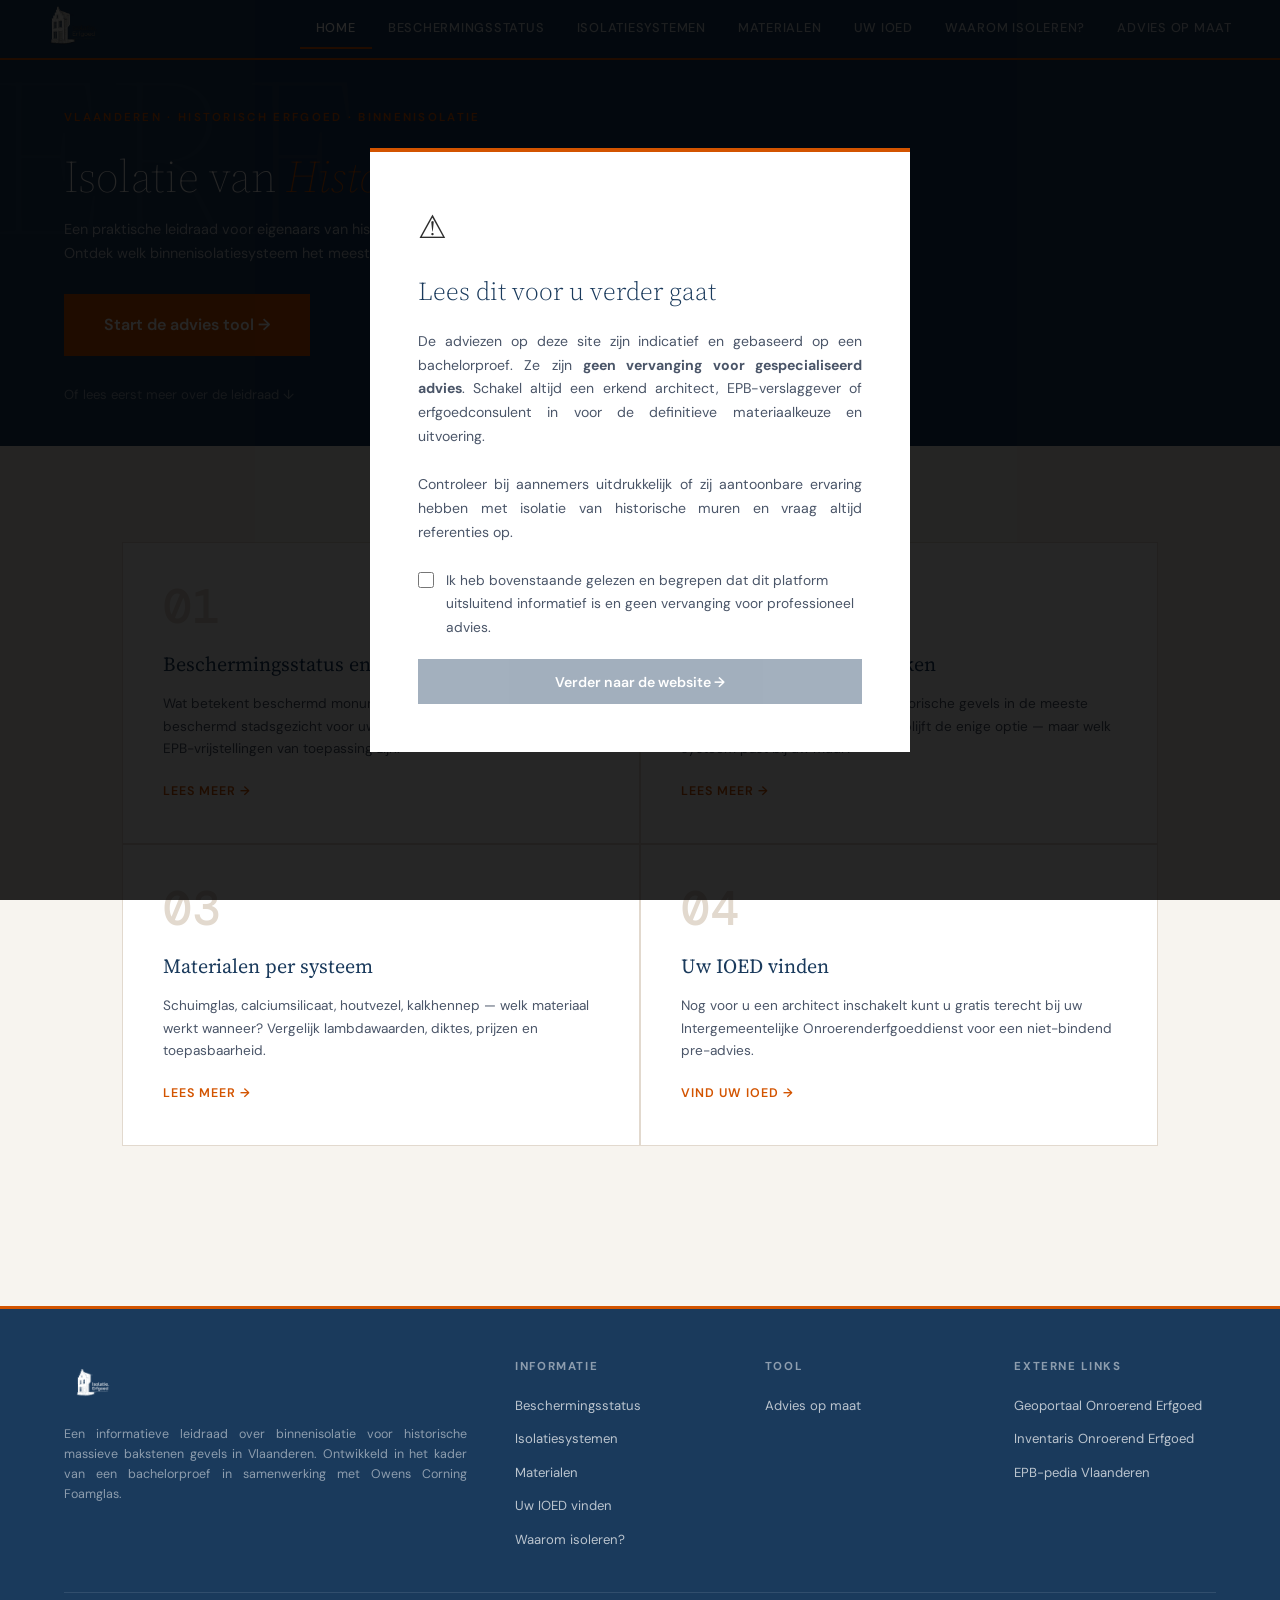
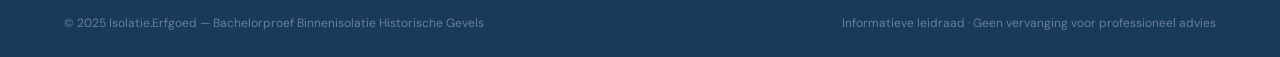
<file: index.html>
<!DOCTYPE html>
<html lang="nl">
<head>
  <meta charset="UTF-8">
  <meta name="viewport" content="width=device-width, initial-scale=1.0">
  <title>Isolatie.Erfgoed — Binnenisolatie voor historische gevels in Vlaanderen</title>
  <link rel="preconnect" href="https://fonts.googleapis.com">
  <link href="https://fonts.googleapis.com/css2?family=Source+Serif+4:ital,wght@0,200;0,300;0,400;0,600;1,300&family=DM+Sans:wght@300;400;500;600&family=DM+Mono:wght@400;500&display=swap" rel="stylesheet">
  <link rel="stylesheet" href="style.css">
</head>
<body>

<!-- MODAL -->
<div class="modal-overlay" id="modal">
  <div class="modal-box">
    <div class="modal-icon">⚠</div>
    <h2>Lees dit voor u verder gaat</h2>
    <p style="text-align:justify;">De adviezen op deze site zijn indicatief en gebaseerd op een bachelorproef. Ze zijn <strong>geen vervanging voor gespecialiseerd advies</strong>. Schakel altijd een erkend architect, EPB-verslaggever of erfgoedconsulent in voor de definitieve materiaalkeuze en uitvoering.</p>
    <p style="text-align:justify;">Controleer bij aannemers uitdrukkelijk of zij aantoonbare ervaring hebben met isolatie van historische muren en vraag altijd referenties op.</p>
    <label style="display:flex;align-items:flex-start;gap:0.75rem;margin:1.25rem 0;cursor:pointer;font-size:0.86rem;color:var(--slate);text-align:left;">
      <input type="checkbox" id="modal-check" style="margin-top:3px;width:16px;height:16px;flex-shrink:0;" onchange="document.getElementById('modal-btn').disabled=!this.checked;document.getElementById('modal-btn').style.opacity=this.checked?'1':'0.4';">
      <span>Ik heb bovenstaande gelezen en begrepen dat dit platform uitsluitend informatief is en geen vervanging voor professioneel advies.</span>
    </label>
    <button id="modal-btn" disabled style="opacity:0.4;">Verder naar de website →</button>
  </div>
</div>

<!-- NAVIGATIE -->
<nav>
  <a class="nav-brand" href="index.html"><img src="logo_transparent.png" alt="Isolatie.Erfgoed" class="nav-logo"></a>
  <ul class="nav-links">
    <li><a href="index.html">Home</a></li>
    <li><a href="beschermingsstatus.html">Beschermingsstatus</a></li>
    <li><a href="systemen.html">Isolatiesystemen</a></li>
    <li><a href="materialen.html">Materialen</a></li>
    <li><a href="ioed.html">Uw IOED</a></li>
    <li><a href="waarom.html">Waarom isoleren?</a></li>
    <li><a href="tool.html">Advies op maat</a></li>
  </ul>
</nav>

<!-- HERO -->
<div class="hero" style="padding:3rem 4rem 2.5rem;">
  <p class="hero-eyebrow">Vlaanderen · Historisch Erfgoed · Binnenisolatie</p>
  <h1 style="font-size:clamp(1.8rem,3.5vw,3rem);margin-bottom:1rem;">Isolatie van <span>Historische</span> Gevels in Vlaanderen</h1>
  <p class="hero-sub" style="font-size:0.9rem;margin-bottom:1.75rem;">Een praktische leidraad voor eigenaars van historische gebouwen in Vlaanderen. Ontdek welk binnenisolatiesysteem het meest aangewezen is voor uw muursituatie.</p>
  <a href="tool.html" class="hero-tool-cta">Start de advies tool →</a>
  <a href="#info" class="hero-more">Of lees eerst meer over de leidraad ↓</a>
</div>

<!-- KAARTEN -->
<div class="content-wrapper" id="info">
  <div class="cards-grid">
    <div class="card" onclick="window.location='beschermingsstatus.html'">
      <div class="card-num">01</div>
      <h3>Beschermingsstatus en juridisch kader</h3>
      <p>Wat betekent beschermd monument, vastgesteld erfgoed of beschermd stadsgezicht voor uw renovatieplicht? Ontdek welke EPB-vrijstellingen van toepassing zijn.</p>
      <span class="card-link">Lees meer →</span>
    </div>
    <div class="card" onclick="window.location='systemen.html'">
      <div class="card-num">02</div>
      <h3>Isolatiesystemen vergelijken</h3>
      <p>Buiten- en spouwisolatie zijn bij historische gevels in de meeste gevallen onmogelijk. Binnenisolatie blijft de enige optie — maar welk systeem past bij uw muur?</p>
      <span class="card-link">Lees meer →</span>
    </div>
    <div class="card" onclick="window.location='materialen.html'">
      <div class="card-num">03</div>
      <h3>Materialen per systeem</h3>
      <p>Schuimglas, calciumsilicaat, houtvezel, kalkhennep — welk materiaal werkt wanneer? Vergelijk lambdawaarden, diktes, prijzen en toepasbaarheid.</p>
      <span class="card-link">Lees meer →</span>
    </div>
    <div class="card" onclick="window.location='ioed.html'">
      <div class="card-num">04</div>
      <h3>Uw IOED vinden</h3>
      <p>Nog voor u een architect inschakelt kunt u gratis terecht bij uw Intergemeentelijke Onroerenderfgoeddienst voor een niet-bindend pre-advies.</p>
      <span class="card-link">Vind uw IOED →</span>
    </div>
  </div>
</div>

<!-- FOOTER -->
<footer>
  <div class="footer-inner">
    <div>
      <div class="footer-brand"><img src="logo_transparent.png" alt="Isolatie.Erfgoed" class="footer-logo"></div>
      <p class="footer-desc">Een informatieve leidraad over binnenisolatie voor historische massieve bakstenen gevels in Vlaanderen. Ontwikkeld in het kader van een bachelorproef in samenwerking met Owens Corning Foamglas.</p>
    </div>
    <div class="footer-col">
      <h5>Informatie</h5>
      <ul>
        <li><a href="beschermingsstatus.html">Beschermingsstatus</a></li>
        <li><a href="systemen.html">Isolatiesystemen</a></li>
        <li><a href="materialen.html">Materialen</a></li>
        <li><a href="ioed.html">Uw IOED vinden</a></li>
        <li><a href="waarom.html">Waarom isoleren?</a></li>
      </ul>
    </div>
    <div class="footer-col">
      <h5>Tool</h5>
      <ul><li><a href="tool.html">Advies op maat</a></li></ul>
    </div>
    <div class="footer-col">
      <h5>Externe links</h5>
      <ul>
        <li><a href="https://geo.onroerenderfgoed.be" target="_blank">Geoportaal Onroerend Erfgoed</a></li>
        <li><a href="https://inventaris.onroerenderfgoed.be" target="_blank">Inventaris Onroerend Erfgoed</a></li>
        <li><a href="https://www.vlaanderen.be/epb-pedia" target="_blank">EPB-pedia Vlaanderen</a></li>
      </ul>
    </div>
  </div>
  <div class="footer-bottom">
    <p>© 2025 Isolatie.Erfgoed — Bachelorproef Binnenisolatie Historische Gevels</p>
    <p>Informatieve leidraad · Geen vervanging voor professioneel advies</p>
  </div>
</footer>

<script src="script.js"></script>
</body>
</html>
</file>
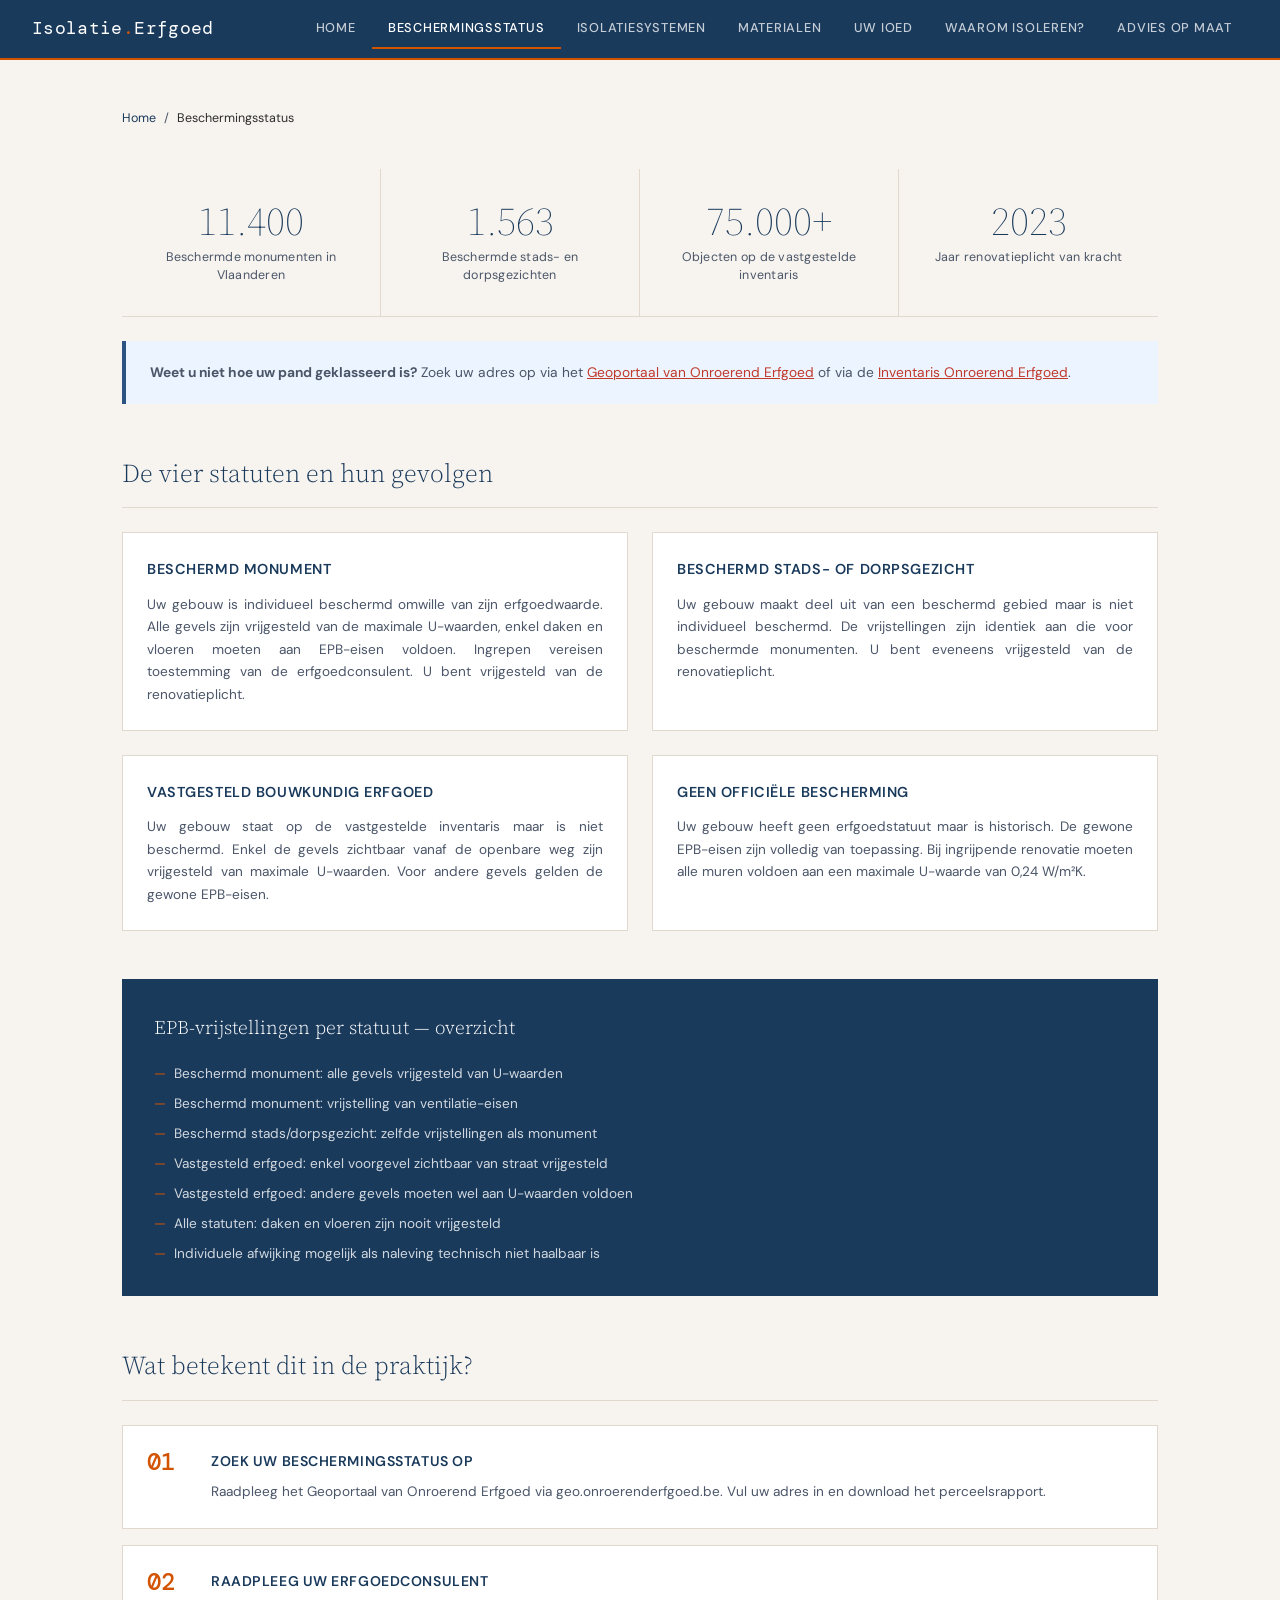
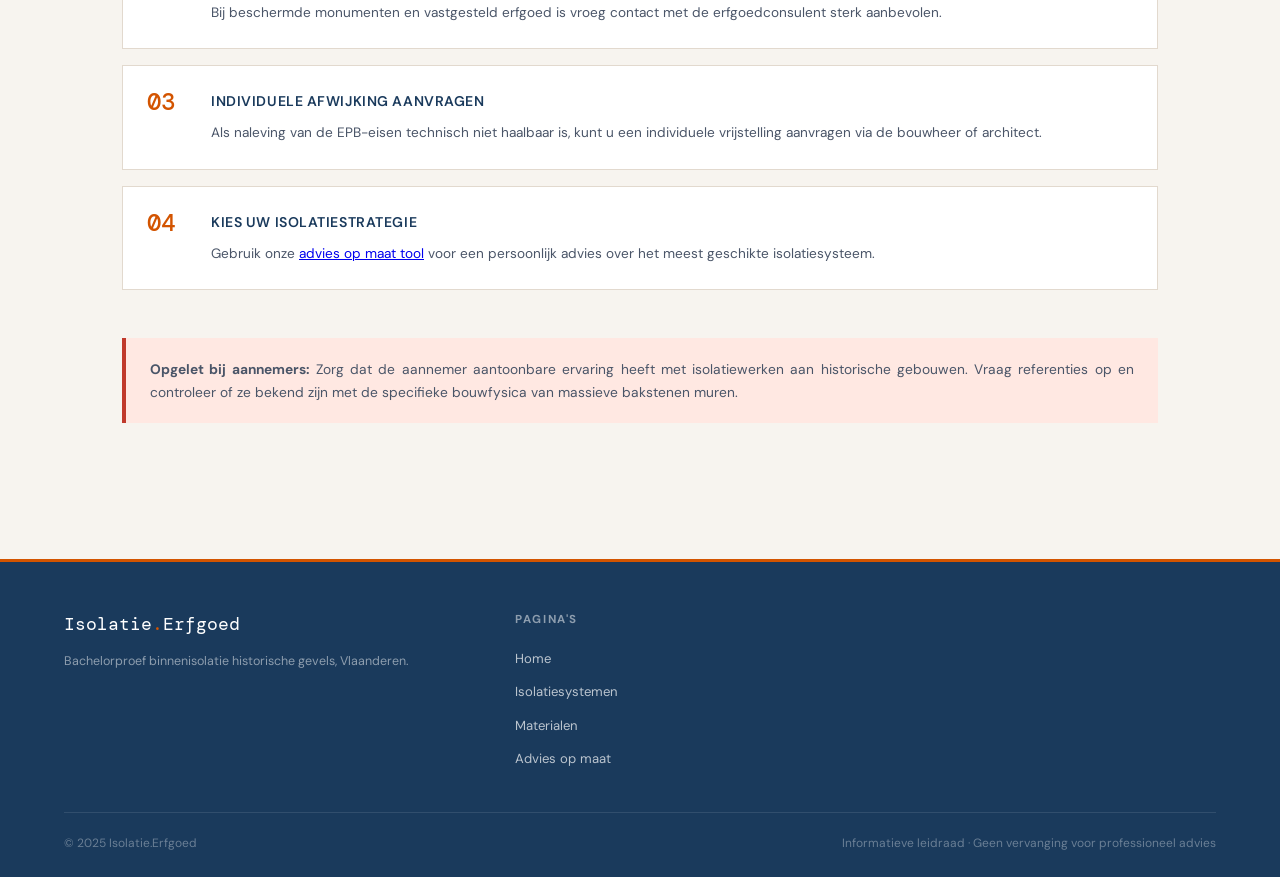
<file: beschermingsstatus.html>
<!DOCTYPE html>
<html lang="nl">
<head>
  <meta charset="UTF-8">
  <meta name="viewport" content="width=device-width, initial-scale=1.0">
  <title>Beschermingsstatus — Isolatie.Erfgoed</title>
  <link rel="preconnect" href="https://fonts.googleapis.com">
  <link href="https://fonts.googleapis.com/css2?family=Source+Serif+4:ital,wght@0,200;0,300;0,400;0,600;1,300&family=DM+Sans:wght@300;400;500;600&family=DM+Mono:wght@400;500&display=swap" rel="stylesheet">
  <link rel="stylesheet" href="style.css">
</head>
<body>
<nav>
  <a class="nav-brand" href="index.html">Isolatie<span>.</span>Erfgoed</a>
  <ul class="nav-links">
    <li><a href="index.html">Home</a></li>
    <li><a href="beschermingsstatus.html" class="active">Beschermingsstatus</a></li>
    <li><a href="systemen.html">Isolatiesystemen</a></li>
    <li><a href="materialen.html">Materialen</a></li>
    <li><a href="ioed.html">Uw IOED</a></li>
    <li><a href="waarom.html">Waarom isoleren?</a></li>
    <li><a href="tool.html">Advies op maat</a></li>
  </ul>
</nav>

<div class="content-wrapper">
  <div class="breadcrumb"><a href="index.html">Home</a><span>/</span><span>Beschermingsstatus</span></div>
  <div class="stat-row">
    <div class="stat-cell"><div class="big">11.400</div><div class="label">Beschermde monumenten in Vlaanderen</div></div>
    <div class="stat-cell"><div class="big">1.563</div><div class="label">Beschermde stads- en dorpsgezichten</div></div>
    <div class="stat-cell"><div class="big">75.000+</div><div class="label">Objecten op de vastgestelde inventaris</div></div>
    <div class="stat-cell"><div class="big">2023</div><div class="label">Jaar renovatieplicht van kracht</div></div>
  </div>
  <div class="info-banner"><p><strong>Weet u niet hoe uw pand geklasseerd is?</strong> Zoek uw adres op via het <a href="https://geo.onroerenderfgoed.be" target="_blank">Geoportaal van Onroerend Erfgoed</a> of via de <a href="https://inventaris.onroerenderfgoed.be" target="_blank">Inventaris Onroerend Erfgoed</a>.</p></div>
  <div class="techniques-section">
    <h2>De vier statuten en hun gevolgen</h2>
    <div class="technique-grid technique-grid-2">
      <div class="technique-item"><h4>Beschermd monument</h4><p>Uw gebouw is individueel beschermd omwille van zijn erfgoedwaarde. Alle gevels zijn vrijgesteld van de maximale U-waarden, enkel daken en vloeren moeten aan EPB-eisen voldoen. Ingrepen vereisen toestemming van de erfgoedconsulent. U bent vrijgesteld van de renovatieplicht.</p></div>
      <div class="technique-item"><h4>Beschermd stads- of dorpsgezicht</h4><p>Uw gebouw maakt deel uit van een beschermd gebied maar is niet individueel beschermd. De vrijstellingen zijn identiek aan die voor beschermde monumenten. U bent eveneens vrijgesteld van de renovatieplicht.</p></div>
      <div class="technique-item"><h4>Vastgesteld bouwkundig erfgoed</h4><p>Uw gebouw staat op de vastgestelde inventaris maar is niet beschermd. Enkel de gevels zichtbaar vanaf de openbare weg zijn vrijgesteld van maximale U-waarden. Voor andere gevels gelden de gewone EPB-eisen.</p></div>
      <div class="technique-item"><h4>Geen officiële bescherming</h4><p>Uw gebouw heeft geen erfgoedstatuut maar is historisch. De gewone EPB-eisen zijn volledig van toepassing. Bij ingrijpende renovatie moeten alle muren voldoen aan een maximale U-waarde van 0,24 W/m²K.</p></div>
    </div>
  </div>
  <div class="regulation-box">
    <h3>EPB-vrijstellingen per statuut — overzicht</h3>
    <ul>
      <li>Beschermd monument: alle gevels vrijgesteld van U-waarden</li>
      <li>Beschermd monument: vrijstelling van ventilatie-eisen</li>
      <li>Beschermd stads/dorpsgezicht: zelfde vrijstellingen als monument</li>
      <li>Vastgesteld erfgoed: enkel voorgevel zichtbaar van straat vrijgesteld</li>
      <li>Vastgesteld erfgoed: andere gevels moeten wel aan U-waarden voldoen</li>
      <li>Alle statuten: daken en vloeren zijn nooit vrijgesteld</li>
      <li>Individuele afwijking mogelijk als naleving technisch niet haalbaar is</li>
    </ul>
  </div>
  <div class="process-section">
    <h2>Wat betekent dit in de praktijk?</h2>
    <div class="steps-list">
      <div class="step-item"><div class="step-number">01</div><div class="step-content"><h4>Zoek uw beschermingsstatus op</h4><p>Raadpleeg het Geoportaal van Onroerend Erfgoed via geo.onroerenderfgoed.be. Vul uw adres in en download het perceelsrapport.</p></div></div>
      <div class="step-item"><div class="step-number">02</div><div class="step-content"><h4>Raadpleeg uw erfgoedconsulent</h4><p>Bij beschermde monumenten en vastgesteld erfgoed is vroeg contact met de erfgoedconsulent sterk aanbevolen.</p></div></div>
      <div class="step-item"><div class="step-number">03</div><div class="step-content"><h4>Individuele afwijking aanvragen</h4><p>Als naleving van de EPB-eisen technisch niet haalbaar is, kunt u een individuele vrijstelling aanvragen via de bouwheer of architect.</p></div></div>
      <div class="step-item"><div class="step-number">04</div><div class="step-content"><h4>Kies uw isolatiestrategie</h4><p>Gebruik onze <a href="tool.html">advies op maat tool</a> voor een persoonlijk advies over het meest geschikte isolatiesysteem.</p></div></div>
    </div>
  </div>
  <div class="warning-banner"><p><strong>Opgelet bij aannemers:</strong> Zorg dat de aannemer aantoonbare ervaring heeft met isolatiewerken aan historische gebouwen. Vraag referenties op en controleer of ze bekend zijn met de specifieke bouwfysica van massieve bakstenen muren.</p></div>
</div>
<footer>
  <div class="footer-inner">
    <div><div class="footer-brand">Isolatie<span>.</span>Erfgoed</div><p class="footer-desc">Bachelorproef binnenisolatie historische gevels, Vlaanderen.</p></div>
    <div class="footer-col"><h5>Pagina's</h5><ul><li><a href="index.html">Home</a></li><li><a href="systemen.html">Isolatiesystemen</a></li><li><a href="materialen.html">Materialen</a></li><li><a href="tool.html">Advies op maat</a></li></ul></div>
  </div>
  <div class="footer-bottom"><p>© 2025 Isolatie.Erfgoed</p><p>Informatieve leidraad · Geen vervanging voor professioneel advies</p></div>
</footer>
<script src="script.js"></script>
</body>
</html>
</file>
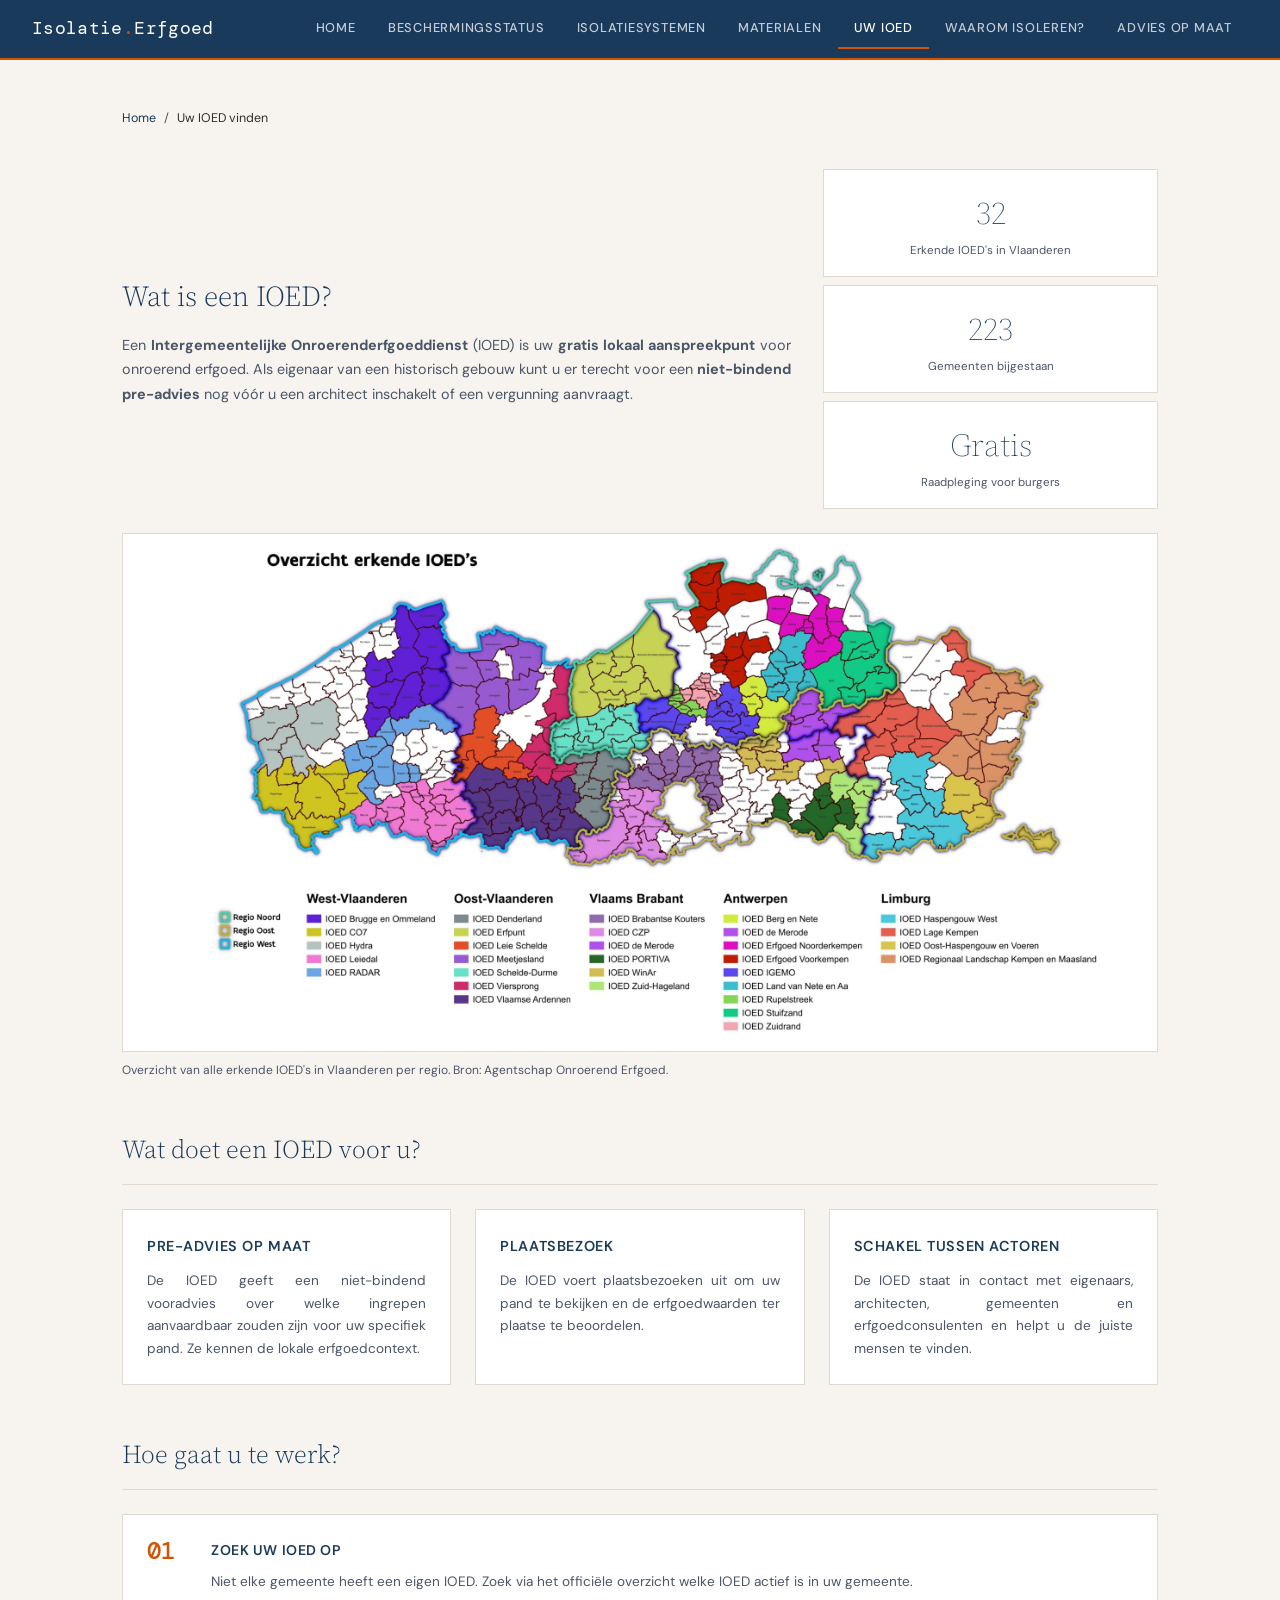
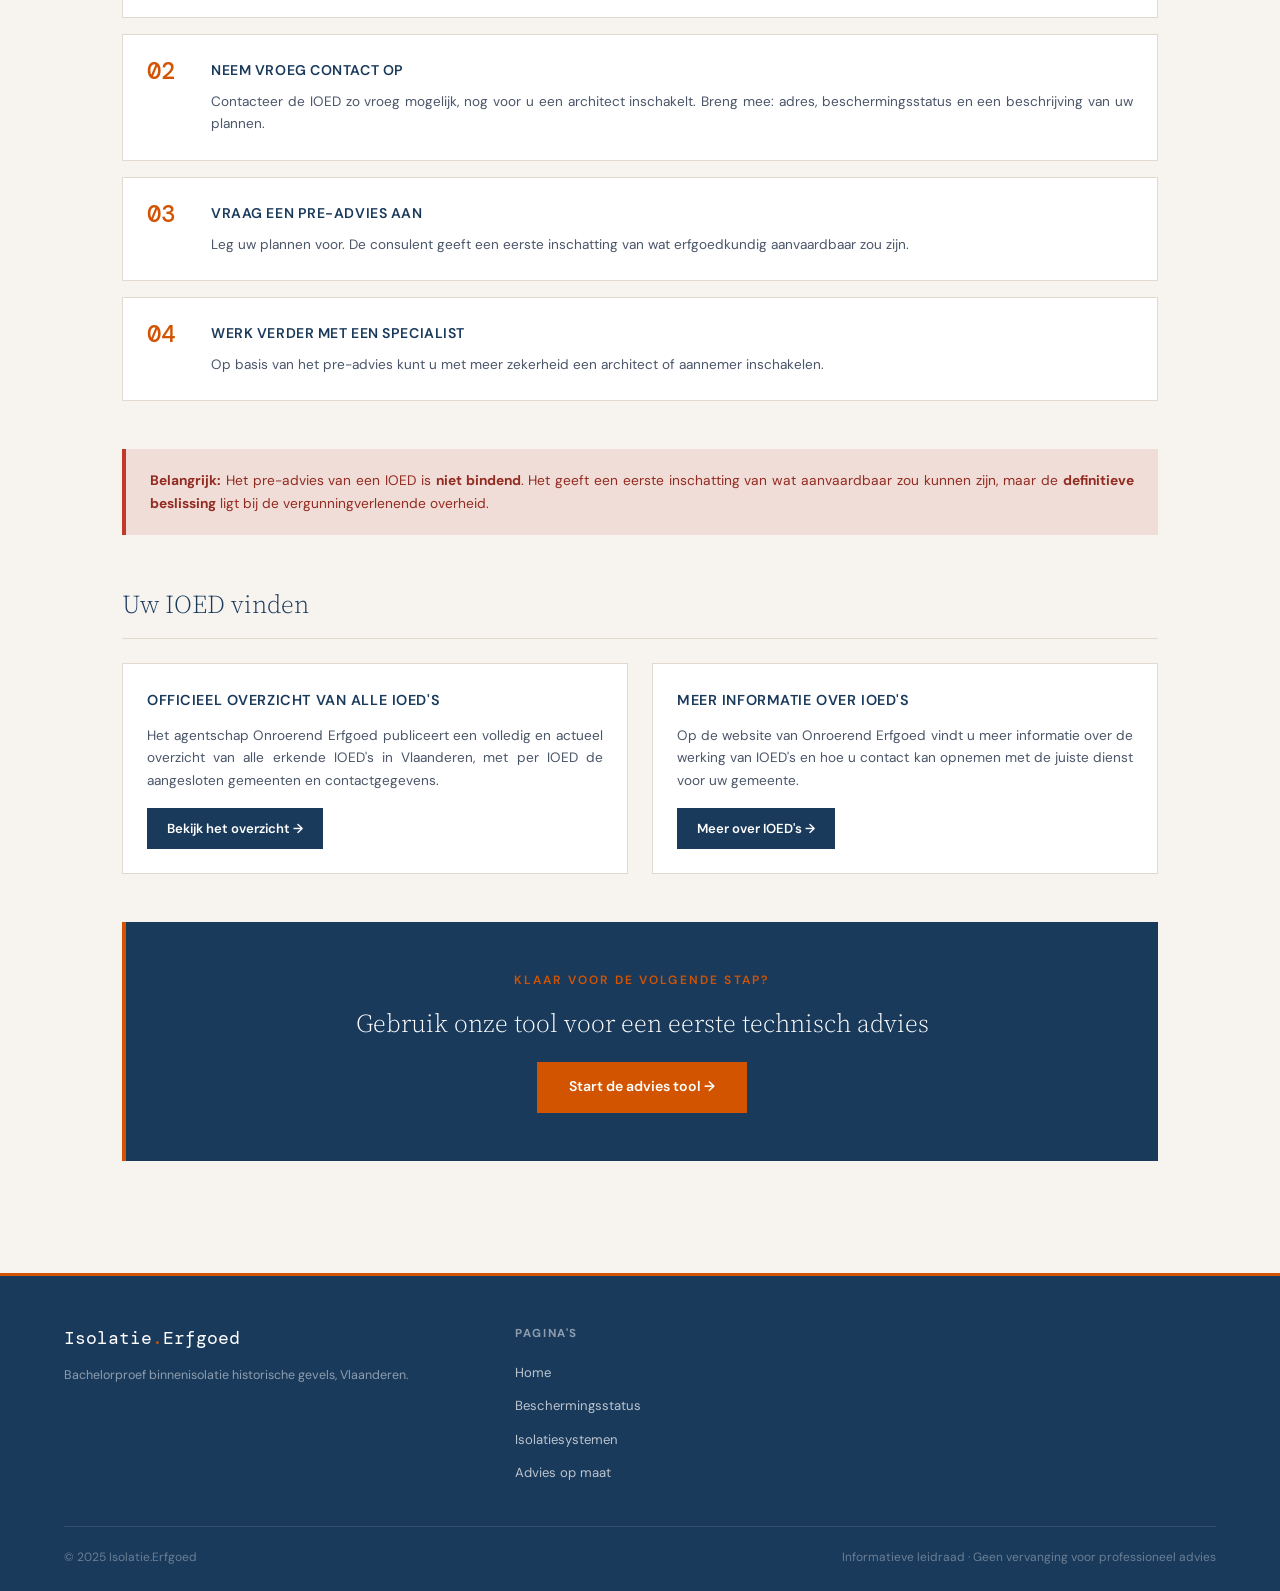
<file: ioed.html>
<!DOCTYPE html>
<html lang="nl">
<head>
  <meta charset="UTF-8">
  <meta name="viewport" content="width=device-width, initial-scale=1.0">
  <title>Uw IOED vinden — Isolatie.Erfgoed</title>
  <link rel="preconnect" href="https://fonts.googleapis.com">
  <link href="https://fonts.googleapis.com/css2?family=Source+Serif+4:ital,wght@0,200;0,300;0,400;0,600;1,300&family=DM+Sans:wght@300;400;500;600&family=DM+Mono:wght@400;500&display=swap" rel="stylesheet">
  <link rel="stylesheet" href="style.css">
</head>
<body>
<nav>
  <a class="nav-brand" href="index.html">Isolatie<span>.</span>Erfgoed</a>
  <ul class="nav-links">
    <li><a href="index.html">Home</a></li>
    <li><a href="beschermingsstatus.html">Beschermingsstatus</a></li>
    <li><a href="systemen.html">Isolatiesystemen</a></li>
    <li><a href="materialen.html">Materialen</a></li>
    <li><a href="ioed.html" class="active">Uw IOED</a></li>
    <li><a href="waarom.html">Waarom isoleren?</a></li>
    <li><a href="tool.html">Advies op maat</a></li>
  </ul>
</nav>

<div class="content-wrapper">
  <div class="breadcrumb"><a href="index.html">Home</a><span>/</span><span>Uw IOED vinden</span></div>

  <!-- KORTE INTRO + STATS COMPACT -->
  <div style="display:grid;grid-template-columns:2fr 1fr;gap:2rem;align-items:center;margin-bottom:1.5rem;">
    <div>
      <h2 style="font-family:'Source Serif 4',serif;font-size:1.8rem;font-weight:300;color:var(--blauw);margin-bottom:0.75rem;">Wat is een IOED?</h2>
      <p style="font-size:0.9rem;color:var(--slate);line-height:1.7;text-align:justify;">Een <strong>Intergemeentelijke Onroerenderfgoeddienst</strong> (IOED) is uw <strong>gratis lokaal aanspreekpunt</strong> voor onroerend erfgoed. Als eigenaar van een historisch gebouw kunt u er terecht voor een <strong>niet-bindend pre-advies</strong> nog vóór u een architect inschakelt of een vergunning aanvraagt.</p>
    </div>
    <div style="display:flex;flex-direction:column;gap:0.5rem;">
      <div style="background:var(--wit);border:1px solid var(--border);padding:1rem;text-align:center;">
        <div style="font-family:'Source Serif 4',serif;font-size:2rem;font-weight:200;color:var(--blauw);">32</div>
        <div style="font-size:0.72rem;color:var(--slate);">Erkende IOED's in Vlaanderen</div>
      </div>
      <div style="background:var(--wit);border:1px solid var(--border);padding:1rem;text-align:center;">
        <div style="font-family:'Source Serif 4',serif;font-size:2rem;font-weight:200;color:var(--blauw);">223</div>
        <div style="font-size:0.72rem;color:var(--slate);">Gemeenten bijgestaan</div>
      </div>
      <div style="background:var(--wit);border:1px solid var(--border);padding:1rem;text-align:center;">
        <div style="font-family:'Source Serif 4',serif;font-size:2rem;font-weight:200;color:var(--blauw);">Gratis</div>
        <div style="font-size:0.72rem;color:var(--slate);">Raadpleging voor burgers</div>
      </div>
    </div>
  </div>

  <!-- KAART -->
  <div style="margin-bottom:1.5rem;">
    <img src="ioed-kaart.jpg" alt="Overzicht erkende IOED's in Vlaanderen" style="width:100%;border:1px solid var(--border);display:block;">
    <p style="font-size:0.75rem;color:var(--slate);margin-top:0.5rem;">Overzicht van alle erkende IOED's in Vlaanderen per regio. Bron: Agentschap Onroerend Erfgoed.</p>
  </div>


  <div class="techniques-section">
    <h2>Wat doet een IOED voor u?</h2>
    <div class="technique-grid">
      <div class="technique-item"><h4>Pre-advies op maat</h4><p>De IOED geeft een niet-bindend vooradvies over welke ingrepen aanvaardbaar zouden zijn voor uw specifiek pand. Ze kennen de lokale erfgoedcontext.</p></div>
      <div class="technique-item"><h4>Plaatsbezoek</h4><p>De IOED voert plaatsbezoeken uit om uw pand te bekijken en de erfgoedwaarden ter plaatse te beoordelen.</p></div>
      <div class="technique-item"><h4>Schakel tussen actoren</h4><p>De IOED staat in contact met eigenaars, architecten, gemeenten en erfgoedconsulenten en helpt u de juiste mensen te vinden.</p></div>
    </div>
  </div>
  <div class="process-section">
    <h2>Hoe gaat u te werk?</h2>
    <div class="steps-list">
      <div class="step-item"><div class="step-number">01</div><div class="step-content"><h4>Zoek uw IOED op</h4><p>Niet elke gemeente heeft een eigen IOED. Zoek via het officiële overzicht welke IOED actief is in uw gemeente.</p></div></div>
      <div class="step-item"><div class="step-number">02</div><div class="step-content"><h4>Neem vroeg contact op</h4><p>Contacteer de IOED zo vroeg mogelijk, nog voor u een architect inschakelt. Breng mee: adres, beschermingsstatus en een beschrijving van uw plannen.</p></div></div>
      <div class="step-item"><div class="step-number">03</div><div class="step-content"><h4>Vraag een pre-advies aan</h4><p>Leg uw plannen voor. De consulent geeft een eerste inschatting van wat erfgoedkundig aanvaardbaar zou zijn.</p></div></div>
      <div class="step-item"><div class="step-number">04</div><div class="step-content"><h4>Werk verder met een specialist</h4><p>Op basis van het pre-advies kunt u met meer zekerheid een architect of aannemer inschakelen.</p></div></div>
    </div>
  </div>

  <div style="background:rgba(192,57,43,0.12);border-left:4px solid #C0392B;padding:1.25rem 1.5rem;margin:1.5rem 0;">
    <p style="font-size:0.86rem;color:#922B21;line-height:1.65;"><strong>Belangrijk:</strong> Het pre-advies van een IOED is <strong>niet bindend</strong>. Het geeft een eerste inschatting van wat aanvaardbaar zou kunnen zijn, maar de <strong>definitieve beslissing</strong> ligt bij de vergunningverlenende overheid.</p>
  </div>

  <div class="techniques-section">
    <h2>Uw IOED vinden</h2>
    <div class="technique-grid technique-grid-2">
      <div class="technique-item"><h4>Officieel overzicht van alle IOED's</h4><p>Het agentschap Onroerend Erfgoed publiceert een volledig en actueel overzicht van alle erkende IOED's in Vlaanderen, met per IOED de aangesloten gemeenten en contactgegevens.</p><p style="margin-top:1rem;"><a href="https://www.onroerenderfgoed.be/overzicht-van-de-erkende-ioeds" target="_blank" style="display:inline-flex;align-items:center;gap:0.5rem;padding:0.6rem 1.25rem;background:var(--blauw);color:#fff;text-decoration:none;font-size:0.82rem;font-weight:600;">Bekijk het overzicht →</a></p></div>
      <div class="technique-item"><h4>Meer informatie over IOED's</h4><p>Op de website van Onroerend Erfgoed vindt u meer informatie over de werking van IOED's en hoe u contact kan opnemen met de juiste dienst voor uw gemeente.</p><p style="margin-top:1rem;"><a href="https://www.onroerenderfgoed.be/een-erkende-ioed" target="_blank" style="display:inline-flex;align-items:center;gap:0.5rem;padding:0.6rem 1.25rem;background:var(--blauw);color:#fff;text-decoration:none;font-size:0.82rem;font-weight:600;">Meer over IOED's →</a></p></div>
    </div>
  </div>
  <div style="text-align:center;margin-top:3rem;padding:3rem;background:var(--blauw);border-left:4px solid var(--oranje);">
    <p style="font-size:0.75rem;letter-spacing:0.18em;text-transform:uppercase;color:var(--oranje);font-weight:600;margin-bottom:0.75rem;">Klaar voor de volgende stap?</p>
    <h3 style="font-family:'Source Serif 4',serif;font-size:1.6rem;font-weight:300;color:#fff;margin-bottom:1rem;">Gebruik onze tool voor een eerste technisch advies</h3>
    <a href="tool.html" style="display:inline-flex;align-items:center;gap:0.5rem;padding:0.85rem 2rem;background:var(--oranje);color:#fff;text-decoration:none;font-size:0.88rem;font-weight:600;">Start de advies tool →</a>
  </div>
</div>
<footer>
  <div class="footer-inner">
    <div><div class="footer-brand">Isolatie<span>.</span>Erfgoed</div><p class="footer-desc">Bachelorproef binnenisolatie historische gevels, Vlaanderen.</p></div>
    <div class="footer-col"><h5>Pagina's</h5><ul><li><a href="index.html">Home</a></li><li><a href="beschermingsstatus.html">Beschermingsstatus</a></li><li><a href="systemen.html">Isolatiesystemen</a></li><li><a href="tool.html">Advies op maat</a></li></ul></div>
  </div>
  <div class="footer-bottom"><p>© 2025 Isolatie.Erfgoed</p><p>Informatieve leidraad · Geen vervanging voor professioneel advies</p></div>
</footer>
<script src="script.js"></script>
</body>
</html>
</file>
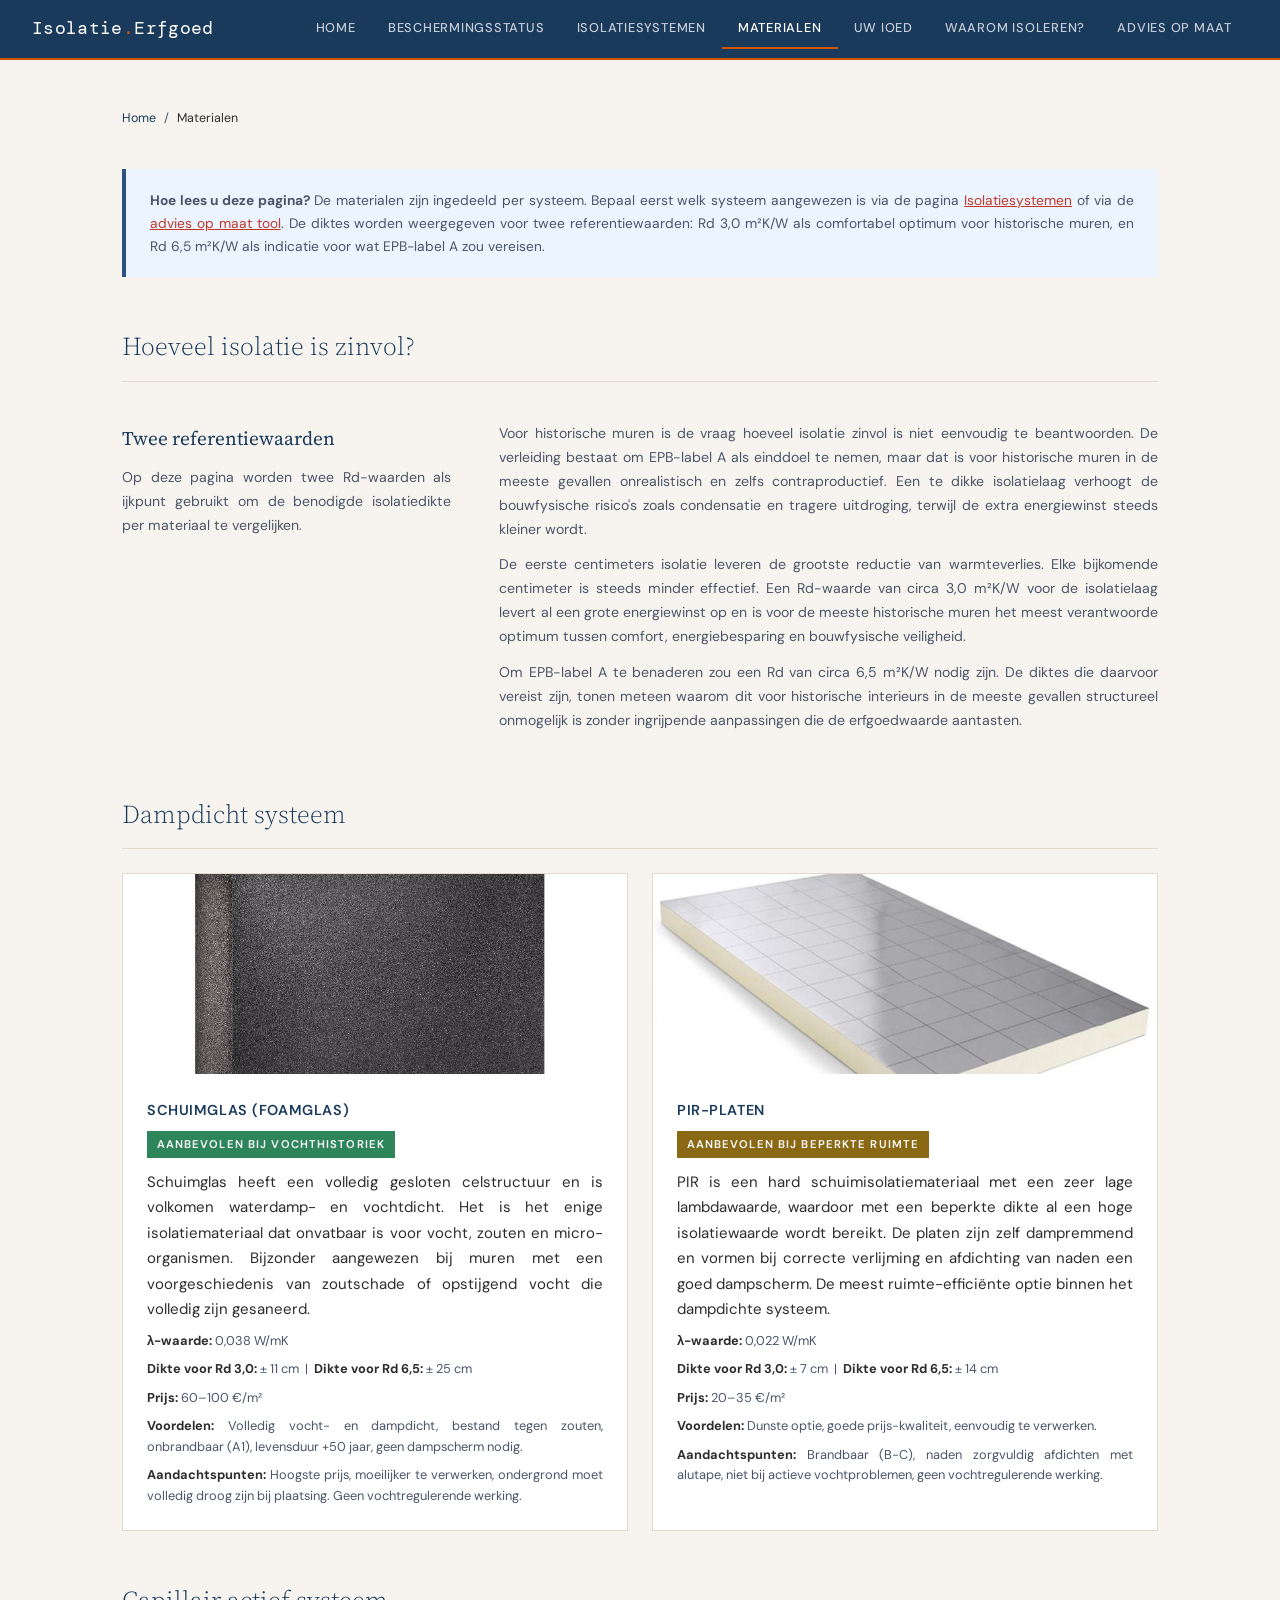
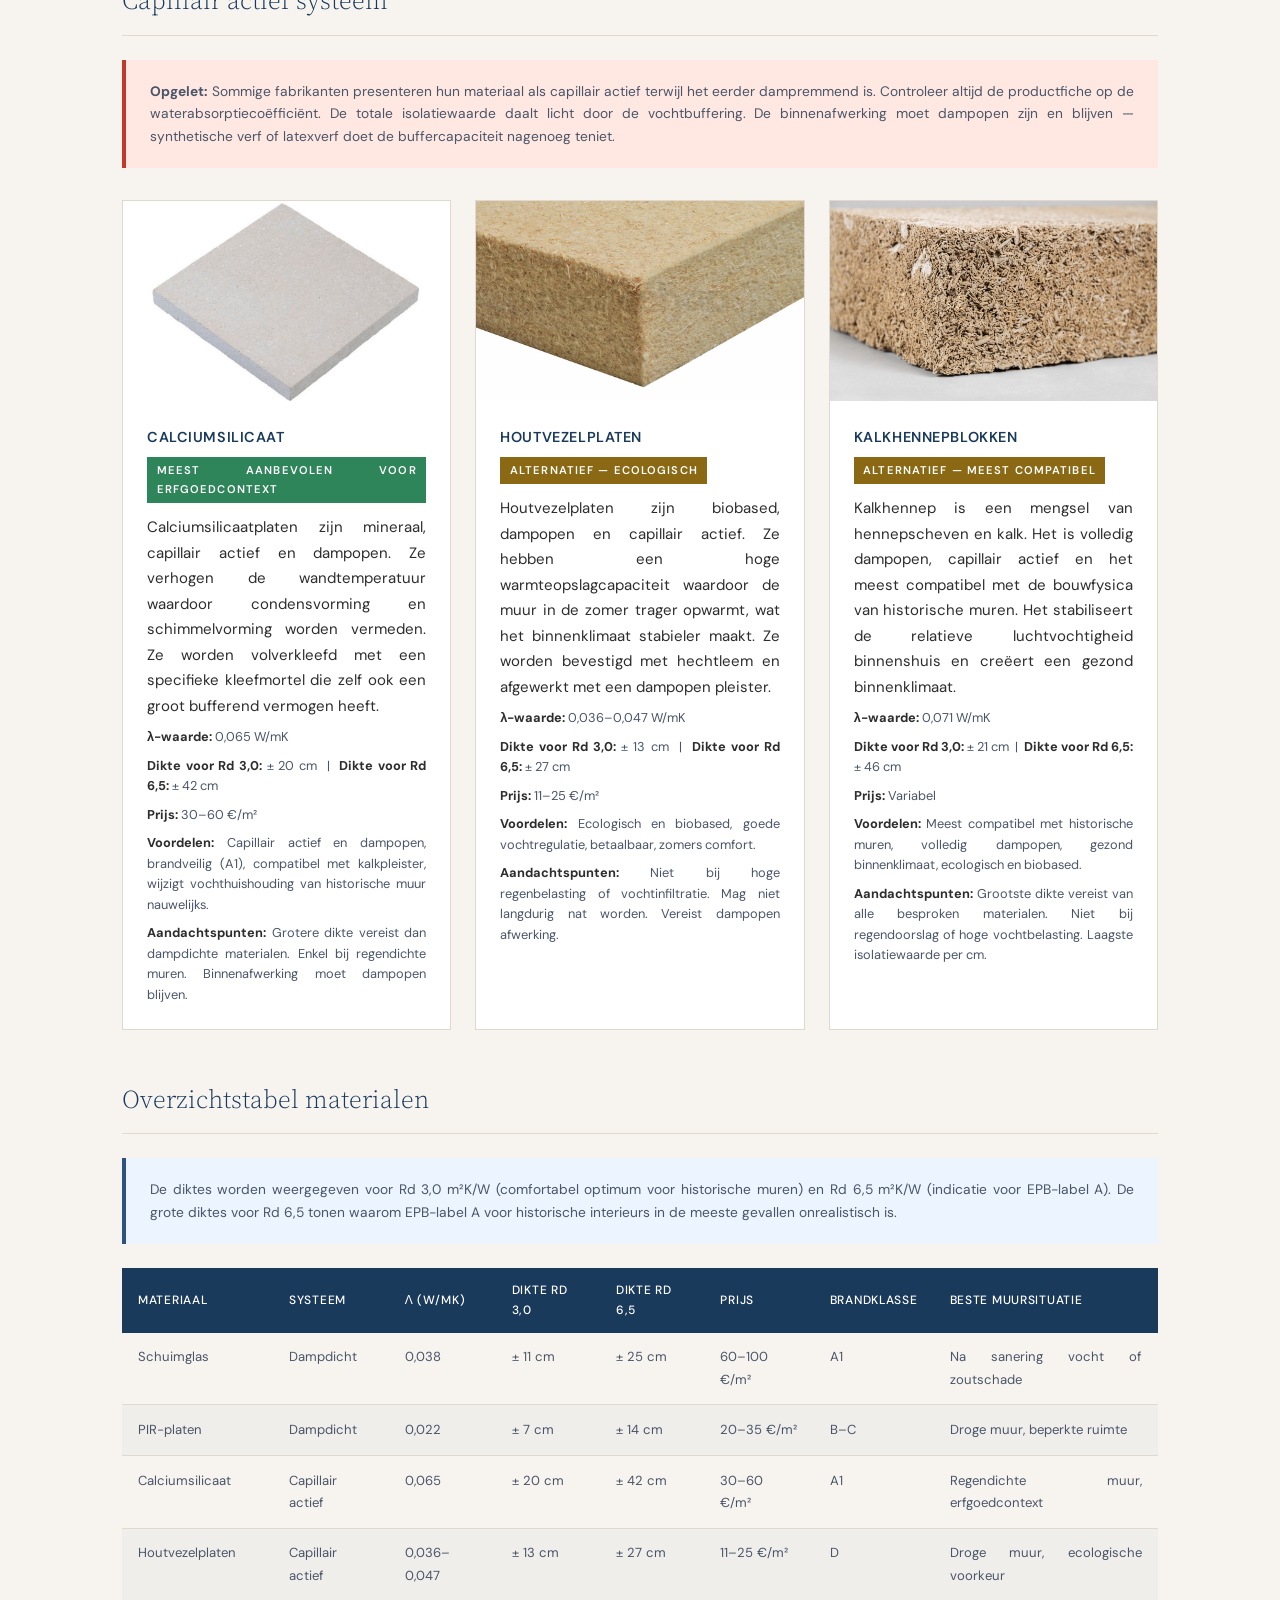
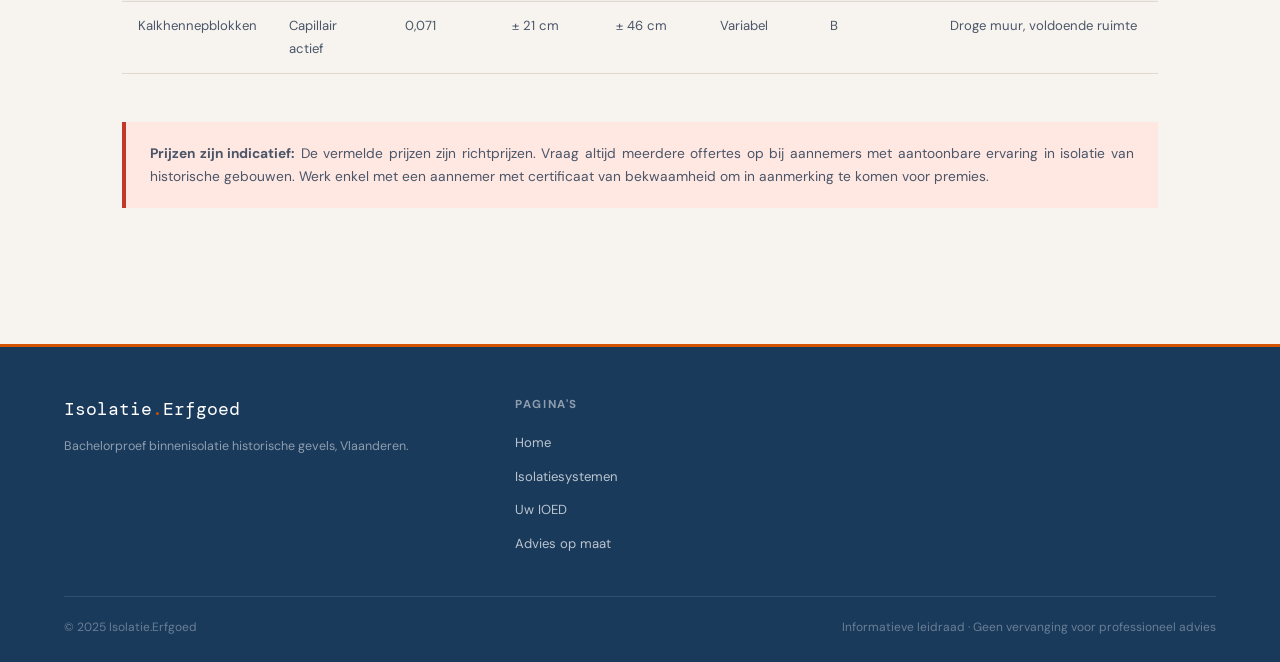
<file: materialen.html>
<!DOCTYPE html>
<html lang="nl">
<head>
  <meta charset="UTF-8">
  <meta name="viewport" content="width=device-width, initial-scale=1.0">
  <title>Materialen — Isolatie.Erfgoed</title>
  <link rel="preconnect" href="https://fonts.googleapis.com">
  <link href="https://fonts.googleapis.com/css2?family=Source+Serif+4:ital,wght@0,200;0,300;0,400;0,600;1,300&family=DM+Sans:wght@300;400;500;600&family=DM+Mono:wght@400;500&display=swap" rel="stylesheet">
  <link rel="stylesheet" href="style.css">
</head>
<body>

<nav>
  <a class="nav-brand" href="index.html">Isolatie<span>.</span>Erfgoed</a>
  <ul class="nav-links">
    <li><a href="index.html">Home</a></li>
    <li><a href="beschermingsstatus.html">Beschermingsstatus</a></li>
    <li><a href="systemen.html">Isolatiesystemen</a></li>
    <li><a href="materialen.html" class="active">Materialen</a></li>
    <li><a href="ioed.html">Uw IOED</a></li>
    <li><a href="waarom.html">Waarom isoleren?</a></li>
    <li><a href="tool.html">Advies op maat</a></li>
  </ul>
</nav>

<div class="content-wrapper">
  <div class="breadcrumb">
    <a href="index.html">Home</a>
    <span>/</span>
    <span>Materialen</span>
  </div>

  <div class="info-banner">
    <p><strong>Hoe lees u deze pagina?</strong> De materialen zijn ingedeeld per systeem. Bepaal eerst welk systeem aangewezen is via de pagina <a href="systemen.html">Isolatiesystemen</a> of via de <a href="tool.html">advies op maat tool</a>. De diktes worden weergegeven voor twee referentiewaarden: Rd 3,0 m²K/W als comfortabel optimum voor historische muren, en Rd 6,5 m²K/W als indicatie voor wat EPB-label A zou vereisen.</p>
  </div>

  <!-- UITLEG RD WAARDEN -->
  <div class="techniques-section">
    <h2>Hoeveel isolatie is zinvol?</h2>
    <div class="intro-cols">
      <div class="intro-sidebar">
        <h3>Twee referentiewaarden</h3>
        <p>Op deze pagina worden twee Rd-waarden als ijkpunt gebruikt om de benodigde isolatiedikte per materiaal te vergelijken.</p>
      </div>
      <div class="intro-body">
        <p>Voor historische muren is de vraag hoeveel isolatie zinvol is niet eenvoudig te beantwoorden. De verleiding bestaat om EPB-label A als einddoel te nemen, maar dat is voor historische muren in de meeste gevallen onrealistisch en zelfs contraproductief. Een te dikke isolatielaag verhoogt de bouwfysische risico's zoals condensatie en tragere uitdroging, terwijl de extra energiewinst steeds kleiner wordt.</p>
        <p>De eerste centimeters isolatie leveren de grootste reductie van warmteverlies. Elke bijkomende centimeter is steeds minder effectief. Een Rd-waarde van circa 3,0 m²K/W voor de isolatielaag levert al een grote energiewinst op en is voor de meeste historische muren het meest verantwoorde optimum tussen comfort, energiebesparing en bouwfysische veiligheid.</p>
        <p>Om EPB-label A te benaderen zou een Rd van circa 6,5 m²K/W nodig zijn. De diktes die daarvoor vereist zijn, tonen meteen waarom dit voor historische interieurs in de meeste gevallen structureel onmogelijk is zonder ingrijpende aanpassingen die de erfgoedwaarde aantasten.</p>
      </div>
    </div>
  </div>

  <!-- DAMPDICHT -->
  <div class="techniques-section">
    <h2>Dampdicht systeem</h2>
    <div class="technique-grid technique-grid-2">

      <div class="mat-card">
        <img src="foamglas.jpg" alt="Schuimglas Foamglas isolatieplaat">
        <div class="mat-card-body">
          <h4>Schuimglas (Foamglas)</h4>
          <span class="mat-badge badge-aanbevolen">Aanbevolen bij vochthistoriek</span>
          <p>Schuimglas heeft een volledig gesloten celstructuur en is volkomen waterdamp- en vochtdicht. Het is het enige isolatiemateriaal dat onvatbaar is voor vocht, zouten en micro-organismen. Bijzonder aangewezen bij muren met een voorgeschiedenis van zoutschade of opstijgend vocht die volledig zijn gesaneerd.</p>
          <p class="mat-specs"><strong>λ-waarde:</strong> 0,038 W/mK</p>
          <p class="mat-specs"><strong>Dikte voor Rd 3,0:</strong> ± 11 cm &nbsp;|&nbsp; <strong>Dikte voor Rd 6,5:</strong> ± 25 cm</p>
          <p class="mat-specs"><strong>Prijs:</strong> 60–100 €/m²</p>
          <p class="mat-specs"><strong>Voordelen:</strong> Volledig vocht- en dampdicht, bestand tegen zouten, onbrandbaar (A1), levensduur +50 jaar, geen dampscherm nodig.</p>
          <p class="mat-specs"><strong>Aandachtspunten:</strong> Hoogste prijs, moeilijker te verwerken, ondergrond moet volledig droog zijn bij plaatsing. Geen vochtregulerende werking.</p>
        </div>
      </div>

      <div class="mat-card">
        <img src="pir.jpg" alt="PIR isolatieplaten">
        <div class="mat-card-body">
          <h4>PIR-platen</h4>
          <span class="mat-badge badge-alternatief">Aanbevolen bij beperkte ruimte</span>
          <p>PIR is een hard schuimisolatiemateriaal met een zeer lage lambdawaarde, waardoor met een beperkte dikte al een hoge isolatiewaarde wordt bereikt. De platen zijn zelf dampremmend en vormen bij correcte verlijming en afdichting van naden een goed dampscherm. De meest ruimte-efficiënte optie binnen het dampdichte systeem.</p>
          <p class="mat-specs"><strong>λ-waarde:</strong> 0,022 W/mK</p>
          <p class="mat-specs"><strong>Dikte voor Rd 3,0:</strong> ± 7 cm &nbsp;|&nbsp; <strong>Dikte voor Rd 6,5:</strong> ± 14 cm</p>
          <p class="mat-specs"><strong>Prijs:</strong> 20–35 €/m²</p>
          <p class="mat-specs"><strong>Voordelen:</strong> Dunste optie, goede prijs-kwaliteit, eenvoudig te verwerken.</p>
          <p class="mat-specs"><strong>Aandachtspunten:</strong> Brandbaar (B-C), naden zorgvuldig afdichten met alutape, niet bij actieve vochtproblemen, geen vochtregulerende werking.</p>
        </div>
      </div>

    </div>
  </div>

  <!-- CAPILLAIR ACTIEF -->
  <div class="techniques-section">
    <h2>Capillair actief systeem</h2>
    <div class="warning-banner" style="margin-bottom:2rem;">
      <p><strong>Opgelet:</strong> Sommige fabrikanten presenteren hun materiaal als capillair actief terwijl het eerder dampremmend is. Controleer altijd de productfiche op de waterabsorptiecoëfficiënt. De totale isolatiewaarde daalt licht door de vochtbuffering. De binnenafwerking moet dampopen zijn en blijven — synthetische verf of latexverf doet de buffercapaciteit nagenoeg teniet.</p>
    </div>
    <div class="technique-grid">

      <div class="mat-card">
        <img src="calciumsilicaat.jpg" alt="Calciumsilicaat isolatieplaat">
        <div class="mat-card-body">
          <h4>Calciumsilicaat</h4>
          <span class="mat-badge badge-aanbevolen">Meest aanbevolen voor erfgoedcontext</span>
          <p>Calciumsilicaatplaten zijn mineraal, capillair actief en dampopen. Ze verhogen de wandtemperatuur waardoor condensvorming en schimmelvorming worden vermeden. Ze worden volverkleefd met een specifieke kleefmortel die zelf ook een groot bufferend vermogen heeft.</p>
          <p class="mat-specs"><strong>λ-waarde:</strong> 0,065 W/mK</p>
          <p class="mat-specs"><strong>Dikte voor Rd 3,0:</strong> ± 20 cm &nbsp;|&nbsp; <strong>Dikte voor Rd 6,5:</strong> ± 42 cm</p>
          <p class="mat-specs"><strong>Prijs:</strong> 30–60 €/m²</p>
          <p class="mat-specs"><strong>Voordelen:</strong> Capillair actief en dampopen, brandveilig (A1), compatibel met kalkpleister, wijzigt vochthuishouding van historische muur nauwelijks.</p>
          <p class="mat-specs"><strong>Aandachtspunten:</strong> Grotere dikte vereist dan dampdichte materialen. Enkel bij regendichte muren. Binnenafwerking moet dampopen blijven.</p>
        </div>
      </div>

      <div class="mat-card">
        <img src="houtvezel.jpg" alt="Houtvezelplaten isolatie">
        <div class="mat-card-body">
          <h4>Houtvezelplaten</h4>
          <span class="mat-badge badge-alternatief">Alternatief — ecologisch</span>
          <p>Houtvezelplaten zijn biobased, dampopen en capillair actief. Ze hebben een hoge warmteopslagcapaciteit waardoor de muur in de zomer trager opwarmt, wat het binnenklimaat stabieler maakt. Ze worden bevestigd met hechtleem en afgewerkt met een dampopen pleister.</p>
          <p class="mat-specs"><strong>λ-waarde:</strong> 0,036–0,047 W/mK</p>
          <p class="mat-specs"><strong>Dikte voor Rd 3,0:</strong> ± 13 cm &nbsp;|&nbsp; <strong>Dikte voor Rd 6,5:</strong> ± 27 cm</p>
          <p class="mat-specs"><strong>Prijs:</strong> 11–25 €/m²</p>
          <p class="mat-specs"><strong>Voordelen:</strong> Ecologisch en biobased, goede vochtregulatie, betaalbaar, zomers comfort.</p>
          <p class="mat-specs"><strong>Aandachtspunten:</strong> Niet bij hoge regenbelasting of vochtinfiltratie. Mag niet langdurig nat worden. Vereist dampopen afwerking.</p>
        </div>
      </div>

      <div class="mat-card">
        <img src="kalkhennep.jpg" alt="Kalkhennepblokken isolatie">
        <div class="mat-card-body">
          <h4>Kalkhennepblokken</h4>
          <span class="mat-badge badge-alternatief">Alternatief — meest compatibel</span>
          <p>Kalkhennep is een mengsel van hennepscheven en kalk. Het is volledig dampopen, capillair actief en het meest compatibel met de bouwfysica van historische muren. Het stabiliseert de relatieve luchtvochtigheid binnenshuis en creëert een gezond binnenklimaat.</p>
          <p class="mat-specs"><strong>λ-waarde:</strong> 0,071 W/mK</p>
          <p class="mat-specs"><strong>Dikte voor Rd 3,0:</strong> ± 21 cm &nbsp;|&nbsp; <strong>Dikte voor Rd 6,5:</strong> ± 46 cm</p>
          <p class="mat-specs"><strong>Prijs:</strong> Variabel</p>
          <p class="mat-specs"><strong>Voordelen:</strong> Meest compatibel met historische muren, volledig dampopen, gezond binnenklimaat, ecologisch en biobased.</p>
          <p class="mat-specs"><strong>Aandachtspunten:</strong> Grootste dikte vereist van alle besproken materialen. Niet bij regendoorslag of hoge vochtbelasting. Laagste isolatiewaarde per cm.</p>
        </div>
      </div>

    </div>
  </div>

  <!-- TABEL -->
  <div class="data-table-section">
    <h2>Overzichtstabel materialen</h2>
    <div class="info-banner" style="margin-bottom:1.5rem;">
      <p>De diktes worden weergegeven voor Rd 3,0 m²K/W (comfortabel optimum voor historische muren) en Rd 6,5 m²K/W (indicatie voor EPB-label A). De grote diktes voor Rd 6,5 tonen waarom EPB-label A voor historische interieurs in de meeste gevallen onrealistisch is.</p>
    </div>
    <table>
      <thead>
        <tr>
          <th>Materiaal</th>
          <th>Systeem</th>
          <th>λ (W/mK)</th>
          <th>Dikte Rd 3,0</th>
          <th>Dikte Rd 6,5</th>
          <th>Prijs</th>
          <th>Brandklasse</th>
          <th>Beste muursituatie</th>
        </tr>
      </thead>
      <tbody>
        <tr><td>Schuimglas</td><td>Dampdicht</td><td>0,038</td><td>± 11 cm</td><td>± 25 cm</td><td>60–100 €/m²</td><td>A1</td><td>Na sanering vocht of zoutschade</td></tr>
        <tr><td>PIR-platen</td><td>Dampdicht</td><td>0,022</td><td>± 7 cm</td><td>± 14 cm</td><td>20–35 €/m²</td><td>B–C</td><td>Droge muur, beperkte ruimte</td></tr>
        <tr><td>Calciumsilicaat</td><td>Capillair actief</td><td>0,065</td><td>± 20 cm</td><td>± 42 cm</td><td>30–60 €/m²</td><td>A1</td><td>Regendichte muur, erfgoedcontext</td></tr>
        <tr><td>Houtvezelplaten</td><td>Capillair actief</td><td>0,036–0,047</td><td>± 13 cm</td><td>± 27 cm</td><td>11–25 €/m²</td><td>D</td><td>Droge muur, ecologische voorkeur</td></tr>
        <tr><td>Kalkhennepblokken</td><td>Capillair actief</td><td>0,071</td><td>± 21 cm</td><td>± 46 cm</td><td>Variabel</td><td>B</td><td>Droge muur, voldoende ruimte</td></tr>
      </tbody>
    </table>
  </div>

  <div class="warning-banner">
    <p><strong>Prijzen zijn indicatief:</strong> De vermelde prijzen zijn richtprijzen. Vraag altijd meerdere offertes op bij aannemers met aantoonbare ervaring in isolatie van historische gebouwen. Werk enkel met een aannemer met certificaat van bekwaamheid om in aanmerking te komen voor premies.</p>
  </div>

</div>

<footer>
  <div class="footer-inner">
    <div>
      <div class="footer-brand">Isolatie<span>.</span>Erfgoed</div>
      <p class="footer-desc">Bachelorproef binnenisolatie historische gevels, Vlaanderen.</p>
    </div>
    <div class="footer-col">
      <h5>Pagina's</h5>
      <ul>
        <li><a href="index.html">Home</a></li>
        <li><a href="systemen.html">Isolatiesystemen</a></li>
        <li><a href="ioed.html">Uw IOED</a></li>
        <li><a href="tool.html">Advies op maat</a></li>
      </ul>
    </div>
  </div>
  <div class="footer-bottom">
    <p>© 2025 Isolatie.Erfgoed</p>
    <p>Informatieve leidraad · Geen vervanging voor professioneel advies</p>
  </div>
</footer>

<script src="script.js"></script>
</body>
</html>
</file>
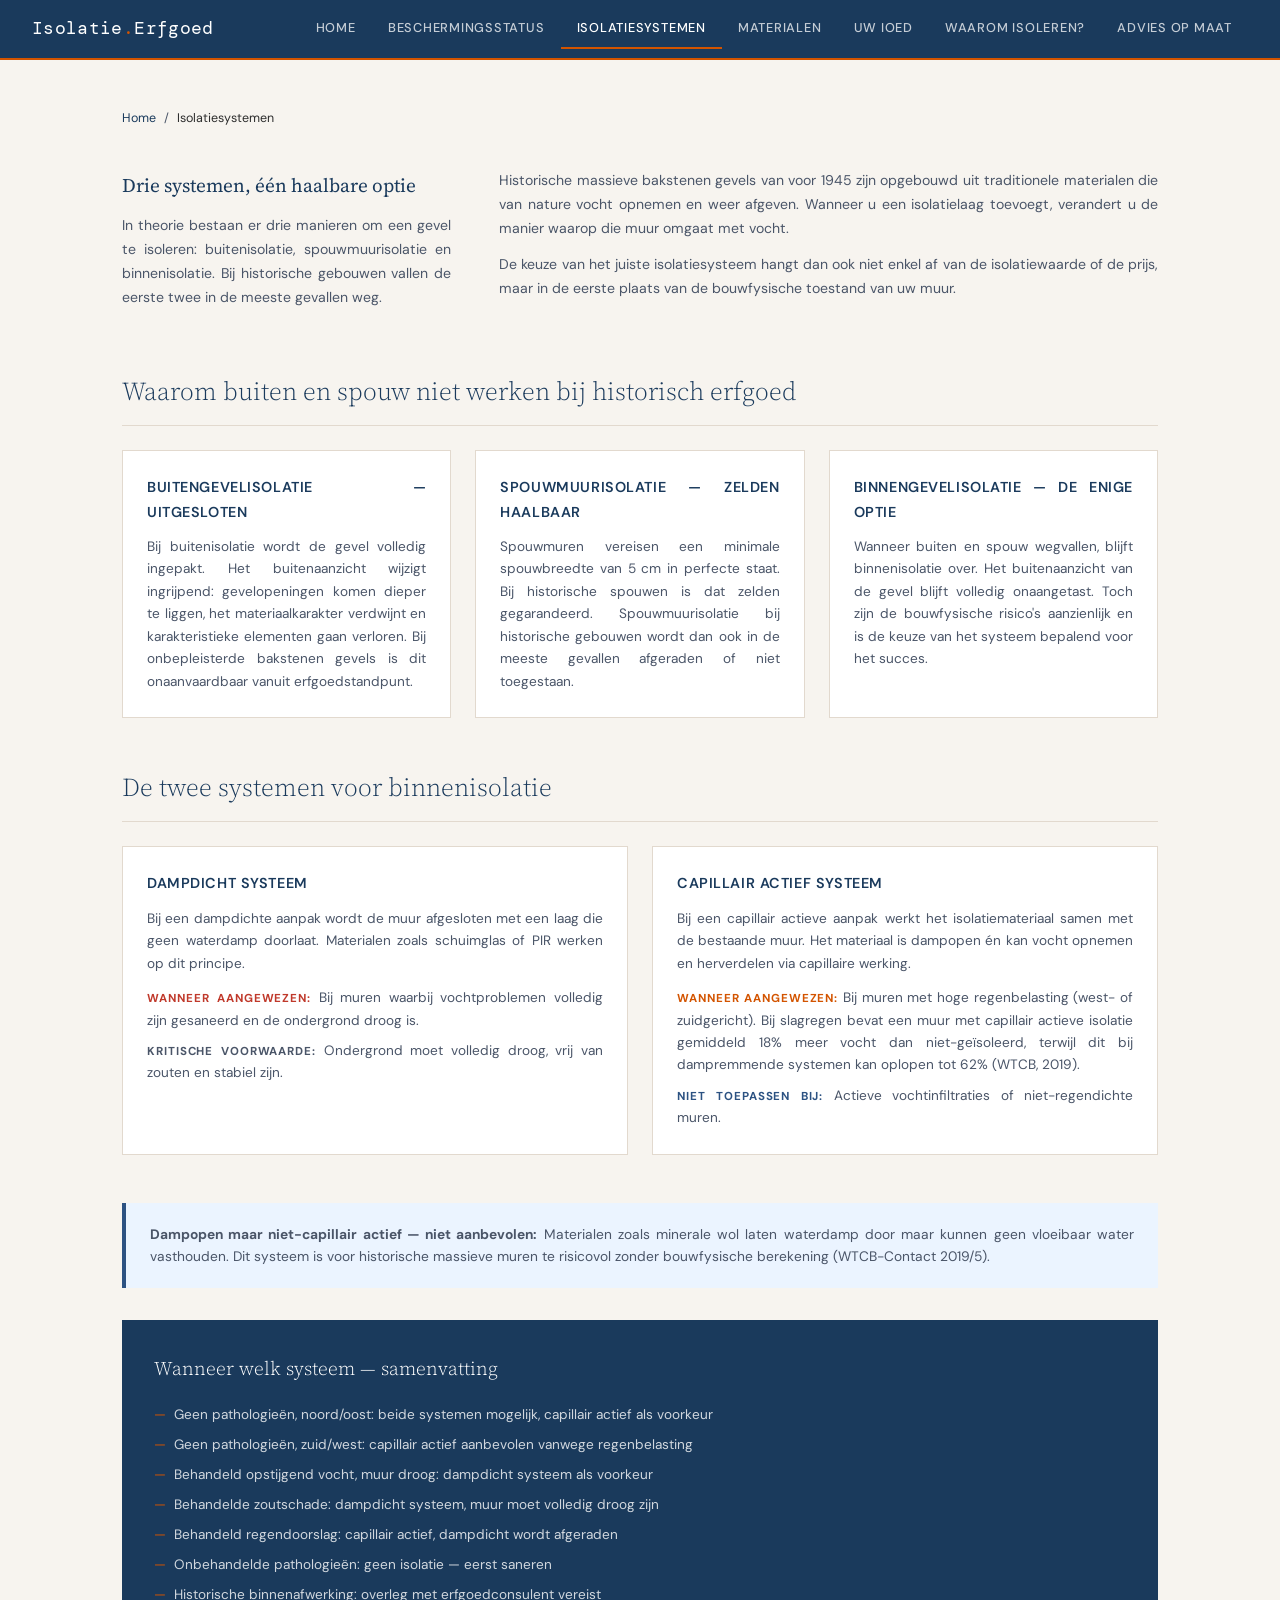
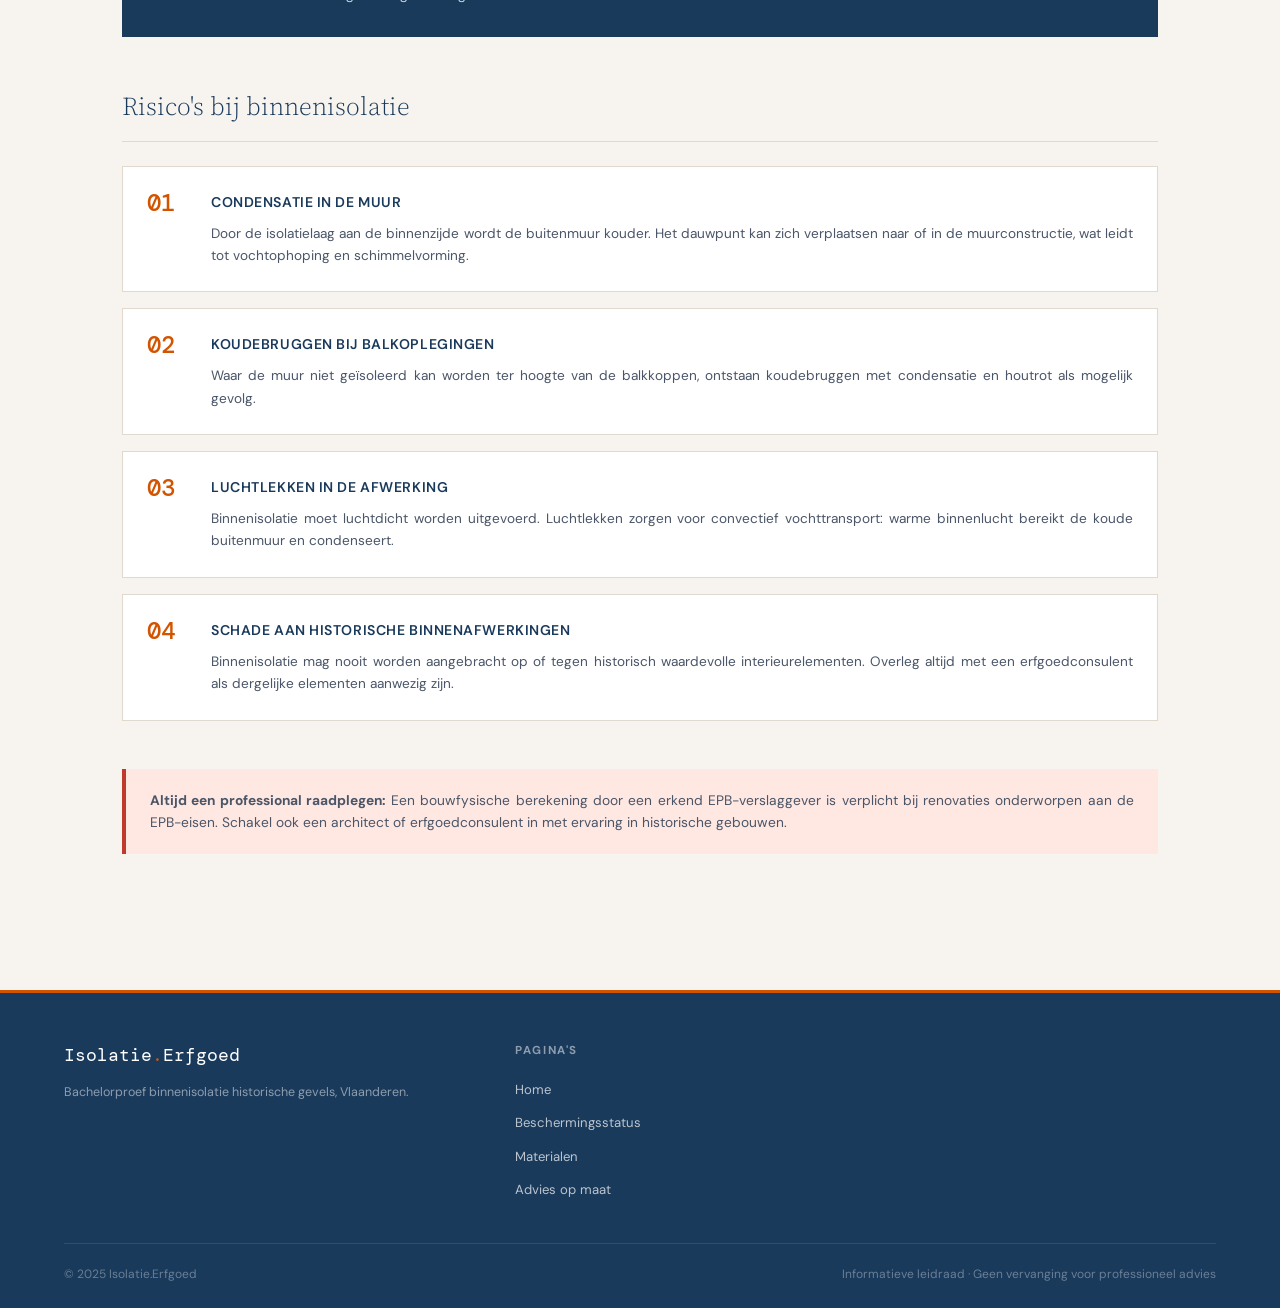
<file: systemen.html>
<!DOCTYPE html>
<html lang="nl">
<head>
  <meta charset="UTF-8">
  <meta name="viewport" content="width=device-width, initial-scale=1.0">
  <title>Isolatiesystemen — Isolatie.Erfgoed</title>
  <link rel="preconnect" href="https://fonts.googleapis.com">
  <link href="https://fonts.googleapis.com/css2?family=Source+Serif+4:ital,wght@0,200;0,300;0,400;0,600;1,300&family=DM+Sans:wght@300;400;500;600&family=DM+Mono:wght@400;500&display=swap" rel="stylesheet">
  <link rel="stylesheet" href="style.css">
</head>
<body>
<nav>
  <a class="nav-brand" href="index.html">Isolatie<span>.</span>Erfgoed</a>
  <ul class="nav-links">
    <li><a href="index.html">Home</a></li>
    <li><a href="beschermingsstatus.html">Beschermingsstatus</a></li>
    <li><a href="systemen.html" class="active">Isolatiesystemen</a></li>
    <li><a href="materialen.html">Materialen</a></li>
    <li><a href="ioed.html">Uw IOED</a></li>
    <li><a href="waarom.html">Waarom isoleren?</a></li>
    <li><a href="tool.html">Advies op maat</a></li>
  </ul>
</nav>

<div class="content-wrapper">
  <div class="breadcrumb"><a href="index.html">Home</a><span>/</span><span>Isolatiesystemen</span></div>
  <div class="intro-cols">
    <div class="intro-sidebar"><h3>Drie systemen, één haalbare optie</h3><p>In theorie bestaan er drie manieren om een gevel te isoleren: buitenisolatie, spouwmuurisolatie en binnenisolatie. Bij historische gebouwen vallen de eerste twee in de meeste gevallen weg.</p></div>
    <div class="intro-body"><p>Historische massieve bakstenen gevels van voor 1945 zijn opgebouwd uit traditionele materialen die van nature vocht opnemen en weer afgeven. Wanneer u een isolatielaag toevoegt, verandert u de manier waarop die muur omgaat met vocht.</p><p>De keuze van het juiste isolatiesysteem hangt dan ook niet enkel af van de isolatiewaarde of de prijs, maar in de eerste plaats van de bouwfysische toestand van uw muur.</p></div>
  </div>
  <div class="techniques-section">
    <h2>Waarom buiten en spouw niet werken bij historisch erfgoed</h2>
    <div class="technique-grid">
      <div class="technique-item"><h4>Buitengevelisolatie — uitgesloten</h4><p>Bij buitenisolatie wordt de gevel volledig ingepakt. Het buitenaanzicht wijzigt ingrijpend: gevelopeningen komen dieper te liggen, het materiaalkarakter verdwijnt en karakteristieke elementen gaan verloren. Bij onbepleisterde bakstenen gevels is dit onaanvaardbaar vanuit erfgoedstandpunt.</p></div>
      <div class="technique-item"><h4>Spouwmuurisolatie — zelden haalbaar</h4><p>Spouwmuren vereisen een minimale spouwbreedte van 5 cm in perfecte staat. Bij historische spouwen is dat zelden gegarandeerd. Spouwmuurisolatie bij historische gebouwen wordt dan ook in de meeste gevallen afgeraden of niet toegestaan.</p></div>
      <div class="technique-item"><h4>Binnengevelisolatie — de enige optie</h4><p>Wanneer buiten en spouw wegvallen, blijft binnenisolatie over. Het buitenaanzicht van de gevel blijft volledig onaangetast. Toch zijn de bouwfysische risico's aanzienlijk en is de keuze van het systeem bepalend voor het succes.</p></div>
    </div>
  </div>
  <div class="techniques-section">
    <h2>De twee systemen voor binnenisolatie</h2>
    <div class="technique-grid technique-grid-2">
      <div class="technique-item">
        <h4>Dampdicht systeem</h4>
        <p>Bij een dampdichte aanpak wordt de muur afgesloten met een laag die geen waterdamp doorlaat. Materialen zoals schuimglas of PIR werken op dit principe.</p>
        <p style="margin-top:0.75rem;"><strong style="font-size:0.72rem;letter-spacing:0.08em;text-transform:uppercase;color:var(--rust);">Wanneer aangewezen:</strong> Bij muren waarbij vochtproblemen volledig zijn gesaneerd en de ondergrond droog is.</p>
        <p style="margin-top:0.5rem;"><strong style="font-size:0.72rem;letter-spacing:0.08em;text-transform:uppercase;color:var(--slate);">Kritische voorwaarde:</strong> Ondergrond moet volledig droog, vrij van zouten en stabiel zijn.</p>
      </div>
      <div class="technique-item">
        <h4>Capillair actief systeem</h4>
        <p>Bij een capillair actieve aanpak werkt het isolatiemateriaal samen met de bestaande muur. Het materiaal is dampopen én kan vocht opnemen en herverdelen via capillaire werking.</p>
        <p style="margin-top:0.75rem;"><strong style="font-size:0.72rem;letter-spacing:0.08em;text-transform:uppercase;color:var(--oranje);">Wanneer aangewezen:</strong> Bij muren met hoge regenbelasting (west- of zuidgericht). Bij slagregen bevat een muur met capillair actieve isolatie gemiddeld 18% meer vocht dan niet-geïsoleerd, terwijl dit bij dampremmende systemen kan oplopen tot 62% (WTCB, 2019).</p>
        <p style="margin-top:0.5rem;"><strong style="font-size:0.72rem;letter-spacing:0.08em;text-transform:uppercase;color:var(--blauw-mid);">Niet toepassen bij:</strong> Actieve vochtinfiltraties of niet-regendichte muren.</p>
      </div>
    </div>
  </div>
  <div class="info-banner"><p><strong>Dampopen maar niet-capillair actief — niet aanbevolen:</strong> Materialen zoals minerale wol laten waterdamp door maar kunnen geen vloeibaar water vasthouden. Dit systeem is voor historische massieve muren te risicovol zonder bouwfysische berekening (WTCB-Contact 2019/5).</p></div>
  <div class="regulation-box">
    <h3>Wanneer welk systeem — samenvatting</h3>
    <ul>
      <li>Geen pathologieën, noord/oost: beide systemen mogelijk, capillair actief als voorkeur</li>
      <li>Geen pathologieën, zuid/west: capillair actief aanbevolen vanwege regenbelasting</li>
      <li>Behandeld opstijgend vocht, muur droog: dampdicht systeem als voorkeur</li>
      <li>Behandelde zoutschade: dampdicht systeem, muur moet volledig droog zijn</li>
      <li>Behandeld regendoorslag: capillair actief, dampdicht wordt afgeraden</li>
      <li>Onbehandelde pathologieën: geen isolatie — eerst saneren</li>
      <li>Historische binnenafwerking: overleg met erfgoedconsulent vereist</li>
    </ul>
  </div>
  <div class="process-section">
    <h2>Risico's bij binnenisolatie</h2>
    <div class="steps-list">
      <div class="step-item"><div class="step-number">01</div><div class="step-content"><h4>Condensatie in de muur</h4><p>Door de isolatielaag aan de binnenzijde wordt de buitenmuur kouder. Het dauwpunt kan zich verplaatsen naar of in de muurconstructie, wat leidt tot vochtophoping en schimmelvorming.</p></div></div>
      <div class="step-item"><div class="step-number">02</div><div class="step-content"><h4>Koudebruggen bij balkoplegingen</h4><p>Waar de muur niet geïsoleerd kan worden ter hoogte van de balkkoppen, ontstaan koudebruggen met condensatie en houtrot als mogelijk gevolg.</p></div></div>
      <div class="step-item"><div class="step-number">03</div><div class="step-content"><h4>Luchtlekken in de afwerking</h4><p>Binnenisolatie moet luchtdicht worden uitgevoerd. Luchtlekken zorgen voor convectief vochttransport: warme binnenlucht bereikt de koude buitenmuur en condenseert.</p></div></div>
      <div class="step-item"><div class="step-number">04</div><div class="step-content"><h4>Schade aan historische binnenafwerkingen</h4><p>Binnenisolatie mag nooit worden aangebracht op of tegen historisch waardevolle interieurelementen. Overleg altijd met een erfgoedconsulent als dergelijke elementen aanwezig zijn.</p></div></div>
    </div>
  </div>
  <div class="warning-banner"><p><strong>Altijd een professional raadplegen:</strong> Een bouwfysische berekening door een erkend EPB-verslaggever is verplicht bij renovaties onderworpen aan de EPB-eisen. Schakel ook een architect of erfgoedconsulent in met ervaring in historische gebouwen.</p></div>
</div>
<footer>
  <div class="footer-inner">
    <div><div class="footer-brand">Isolatie<span>.</span>Erfgoed</div><p class="footer-desc">Bachelorproef binnenisolatie historische gevels, Vlaanderen.</p></div>
    <div class="footer-col"><h5>Pagina's</h5><ul><li><a href="index.html">Home</a></li><li><a href="beschermingsstatus.html">Beschermingsstatus</a></li><li><a href="materialen.html">Materialen</a></li><li><a href="tool.html">Advies op maat</a></li></ul></div>
  </div>
  <div class="footer-bottom"><p>© 2025 Isolatie.Erfgoed</p><p>Informatieve leidraad · Geen vervanging voor professioneel advies</p></div>
</footer>
<script src="script.js"></script>
</body>
</html>
</file>
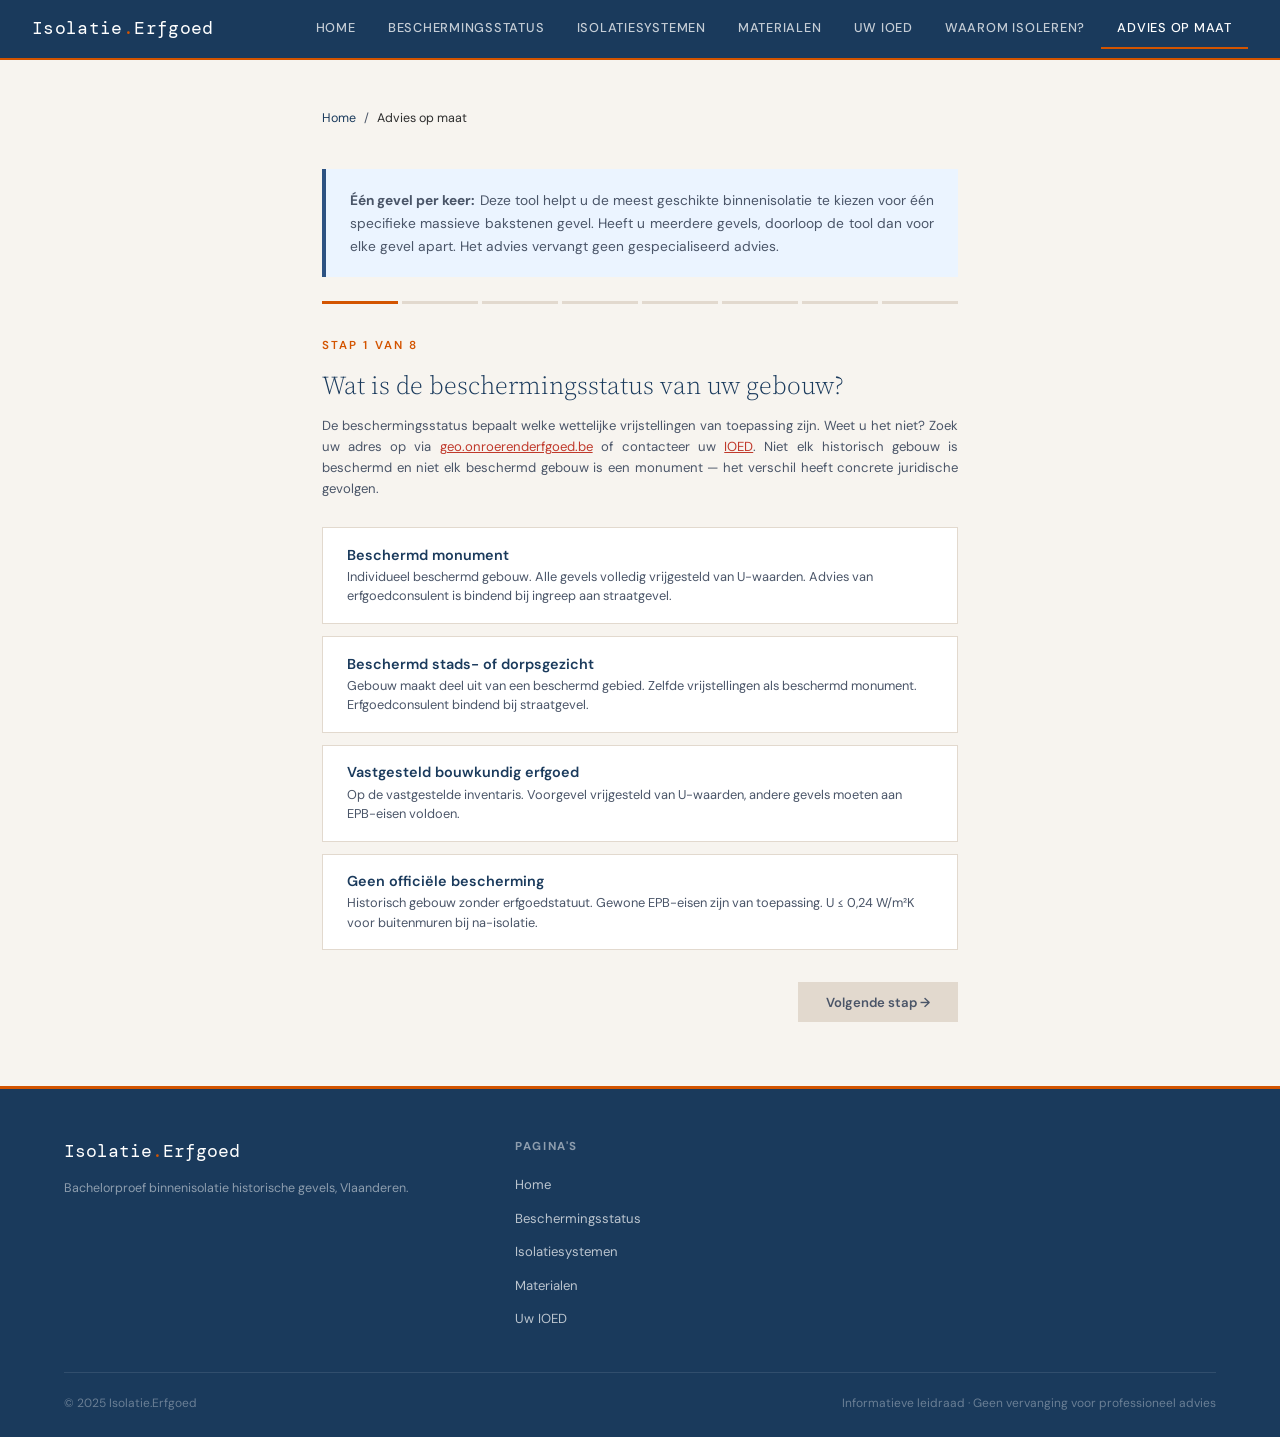
<file: tool.html>
<!DOCTYPE html>
<html lang="nl">
<head>
  <meta charset="UTF-8">
  <meta name="viewport" content="width=device-width, initial-scale=1.0">
  <title>Advies op maat — Isolatie.Erfgoed</title>
  <link rel="preconnect" href="https://fonts.googleapis.com">
  <link href="https://fonts.googleapis.com/css2?family=Source+Serif+4:ital,wght@0,200;0,300;0,400;0,600;1,300&family=DM+Sans:wght@300;400;500;600&family=DM+Mono:wght@400;500&display=swap" rel="stylesheet">
  <link rel="stylesheet" href="style.css">
</head>
<body>

<nav>
  <a class="nav-brand" href="index.html">Isolatie<span>.</span>Erfgoed</a>
  <ul class="nav-links">
    <li><a href="index.html">Home</a></li>
    <li><a href="beschermingsstatus.html">Beschermingsstatus</a></li>
    <li><a href="systemen.html">Isolatiesystemen</a></li>
    <li><a href="materialen.html">Materialen</a></li>
    <li><a href="ioed.html">Uw IOED</a></li>
    <li><a href="waarom.html">Waarom isoleren?</a></li>
    <li><a href="tool.html" class="active">Advies op maat</a></li>
  </ul>
</nav>

<div class="tool-wrapper">
  <div class="breadcrumb">
    <a href="index.html">Home</a>
    <span>/</span>
    <span>Advies op maat</span>
  </div>

  <div class="info-banner">
    <p><strong>Één gevel per keer:</strong> Deze tool helpt u de meest geschikte binnenisolatie te kiezen voor één specifieke massieve bakstenen gevel. Heeft u meerdere gevels, doorloop de tool dan voor elke gevel apart. Het advies vervangt geen gespecialiseerd advies.</p>
  </div>

  <div class="tool-progress" id="tool-progress">
    <div class="progress-dot done" id="dot-1"></div>
    <div class="progress-dot" id="dot-2"></div>
    <div class="progress-dot" id="dot-3"></div>
    <div class="progress-dot" id="dot-4"></div>
    <div class="progress-dot" id="dot-5"></div>
    <div class="progress-dot" id="dot-6"></div>
    <div class="progress-dot" id="dot-7"></div>
    <div class="progress-dot" id="dot-8"></div>
  </div>

  <!-- STAP 1 — Beschermingsstatus -->
  <div class="tool-step active" id="step-1">
    <p class="step-label">Stap 1 van 8</p>
    <h2 class="step-q">Wat is de beschermingsstatus van uw gebouw?</h2>
    <p class="step-hint">De beschermingsstatus bepaalt welke wettelijke vrijstellingen van toepassing zijn. Weet u het niet? Zoek uw adres op via <a href="https://geo.onroerenderfgoed.be" target="_blank" style="color:var(--rust);">geo.onroerenderfgoed.be</a> of contacteer uw <a href="ioed.html" style="color:var(--rust);">IOED</a>. Niet elk historisch gebouw is beschermd en niet elk beschermd gebouw is een monument — het verschil heeft concrete juridische gevolgen.</p>
    <div class="options">
      <button class="option-btn-simple" onclick="selectOption(1,'monument',this)">
        <span class="opt-title">Beschermd monument</span>
        <span class="opt-desc">Individueel beschermd gebouw. Alle gevels volledig vrijgesteld van U-waarden. Advies van erfgoedconsulent is bindend bij ingreep aan straatgevel.</span>
      </button>
      <button class="option-btn-simple" onclick="selectOption(1,'stadsgezicht',this)">
        <span class="opt-title">Beschermd stads- of dorpsgezicht</span>
        <span class="opt-desc">Gebouw maakt deel uit van een beschermd gebied. Zelfde vrijstellingen als beschermd monument. Erfgoedconsulent bindend bij straatgevel.</span>
      </button>
      <button class="option-btn-simple" onclick="selectOption(1,'vastgesteld',this)">
        <span class="opt-title">Vastgesteld bouwkundig erfgoed</span>
        <span class="opt-desc">Op de vastgestelde inventaris. Voorgevel vrijgesteld van U-waarden, andere gevels moeten aan EPB-eisen voldoen.</span>
      </button>
      <button class="option-btn-simple" onclick="selectOption(1,'geen',this)">
        <span class="opt-title">Geen officiële bescherming</span>
        <span class="opt-desc">Historisch gebouw zonder erfgoedstatuut. Gewone EPB-eisen zijn van toepassing. U ≤ 0,24 W/m²K voor buitenmuren bij na-isolatie.</span>
      </button>
    </div>
    <div class="tool-nav">
      <div></div>
      <button class="tool-next" id="next-1" disabled onclick="handleStep1Next()">Volgende stap →</button>
    </div>
  </div>

  <!-- STAP 1A — Renovatieplicht (alleen bij geen bescherming) -->
  <div class="tool-step" id="step-1a">
    <p class="step-label">Stap 1a van 8</p>
    <h2 class="step-q">Is dit gebouw na 1 januari 2023 aangekocht met EPC-label E of F?</h2>
    <p class="step-hint">Eigenaars die een woning met EPC-label E of F hebben aangekocht zijn wettelijk verplicht om binnen 6 jaar na aankoop energielabel D te bereiken. Voor buitenmuren geldt daarbij U ≤ 0,24 W/m²K. Raadpleeg een specialist voor de correcte isolatiedikte in uw situatie.</p>
    <div class="options">
      <button class="option-btn-simple" onclick="selectOption('1a','ja',this)">
        <span class="opt-title">Ja — renovatieplicht van toepassing</span>
        <span class="opt-desc">U bent wettelijk verplicht de U-waarde van 0,24 W/m²K te halen binnen 6 jaar na aankoop. Raadpleeg een specialist voor de correcte isolatiedikte in uw situatie.</span>
      </button>
      <button class="option-btn-simple" onclick="selectOption('1a','nee',this)">
        <span class="opt-title">Nee — geen renovatieplicht</span>
        <span class="opt-desc">Geen wettelijke dwang voor U-eis. De systeemkeuze wordt louter op bouwfysische en erfgoedtechnische gronden gemaakt.</span>
      </button>
    </div>
    <div class="tool-nav">
      <button class="tool-back" onclick="goToStep(1)">← Terug</button>
      <button class="tool-next" id="next-1a" disabled onclick="goToStep(2)">Volgende stap →</button>
    </div>
  </div>

  <!-- STAP 2 — Muurdikte -->
  <div class="tool-step" id="step-2">
    <p class="step-label">Stap 2 van 8</p>
    <h2 class="step-q">Hoe dik is uw muur?</h2>
    <p class="step-hint">Meet de breedte van een vensterbank of dagkant van een raamopening van buitenzijde tot binnenzijde. Weet u het niet? Vraag het na bij een aannemer of schat op basis van het bouwjaar van het gebouw.</p>
    <div class="options">
      <button class="option-btn-simple" onclick="selectOption(2,'dun',this)">
        <span class="opt-title">Één steen — ± 20 cm</span>
        <span class="opt-desc">Dunne muur. Structureel niet regendicht genoeg voor binnenisolatie. Binnenisolatie is in deze situatie onverantwoord.</span>
      </button>
      <button class="option-btn-simple" onclick="selectOption(2,'normaal',this)">
        <span class="opt-title">Anderhalve steen — ± 30 cm</span>
        <span class="opt-desc">Standaard dikte. Mogelijk geschikt voor binnenisolatie, afhankelijk van de oriëntatie van de gevel.</span>
      </button>
      <button class="option-btn-simple" onclick="selectOption(2,'dik',this)">
        <span class="opt-title">Twee stenen of meer — ± 40 cm</span>
        <span class="opt-desc">Dikke muur. In principe altijd geschikt voor binnenisolatie ongeacht de oriëntatie.</span>
      </button>
    </div>
    <div class="block-msg" id="block-msg-dun">
      <p><strong>Binnenisolatie is niet aangewezen voor muren van één steen dik.</strong> Een muur van ± 20 cm is structureel niet regendicht genoeg. Binnenisolatie zou het vochtrisico sterk verhogen. Raadpleeg een <strong>bouwfysisch adviseur</strong> voor alternatieven.</p>
    </div>
    <div class="tool-nav">
      <button class="tool-back" onclick="handleStep2Back()">← Terug</button>
      <button class="tool-next" id="next-2" disabled onclick="handleStep2Next()">Volgende stap →</button>
    </div>
  </div>

  <!-- STAP 3 — Oriëntatie (alleen bij 1,5 steen) -->
  <div class="tool-step" id="step-3">
    <p class="step-label">Stap 3 van 8</p>
    <h2 class="step-q">Geeft uw gevel uit op het zuidwesten?</h2>
    <p class="step-hint">Zuidwest-georiënteerde gevels zonder dakoversteek zijn blootgesteld aan de hoogste regenbelasting in België. Bij een muur van anderhalve steen is dit een kritische factor. Gebruik het kompas op uw smartphone om de oriëntatie te bepalen.</p>
    <div class="options">
      <button class="option-btn-simple" onclick="selectOption(3,'ja_zw',this)">
        <span class="opt-title">Ja — zuidwest of west georiënteerd</span>
        <span class="opt-desc">Hoge regenbelasting. In combinatie met een muur van anderhalve steen is binnenisolatie te risicovol.</span>
      </button>
      <button class="option-btn-simple" onclick="selectOption(3,'nee_zw',this)">
        <span class="opt-title">Nee — andere oriëntatie (noord, oost, oost-west, zuid)</span>
        <span class="opt-desc">Aanvaardbare regenbelasting in combinatie met een muur van anderhalve steen. Binnenisolatie is mogelijk.</span>
      </button>
    </div>
    <div class="block-msg" id="block-msg-zw">
      <p><strong>Binnenisolatie is niet aangewezen voor deze combinatie.</strong> Een muur van anderhalve steen met zuidwest-oriëntatie is te kwetsbaar voor de hoge regenbelasting. Raadpleeg een <strong>bouwfysisch adviseur</strong> voor een grondige analyse.</p>
    </div>
    <div class="tool-nav">
      <button class="tool-back" onclick="goToStep(2)">← Terug</button>
      <button class="tool-next" id="next-3" disabled onclick="goToStep(4)">Volgende stap →</button>
    </div>
  </div>

  <!-- STAP 4 — Zichtbare schade -->
  <div class="tool-step" id="step-4">
    <p class="step-label">Stap 4 van 8</p>
    <h2 class="step-q">Welke problemen zijn zichtbaar op uw muur?</h2>
    <p class="step-hint">Bekijk de muur bij daglicht van dichtbij, zowel aan de binnen- als buitenzijde. Herkent u één van onderstaande problemen? De aanwezigheid van schade bepaalt of isolatie mogelijk is én beïnvloedt de materiaalkeuze, ook als het probleem al is opgelost.</p>
    <div class="options">
      <button class="option-btn-simple" onclick="selectOption(4,'geen_prob',this)">
        <span class="opt-title">Geen zichtbare problemen</span>
        <span class="opt-desc">De muur is droog, geen vlekken, geen uitbloeiingen, geen scheuren. U gaat direct naar stap 6.</span>
      </button>
      <button class="option-btn" onclick="selectOption(4,'opstijgend',this)">
        <img src="opstijgend-vocht.jpg" alt="Opstijgend vocht" class="option-img">
        <div class="option-text">
          <span class="opt-title">Opstijgend vocht</span>
          <span class="opt-desc">Donkere verkleuring onderaan de muur tot ± 1 m hoogte. Ongeacht het weer aanwezig. Wijst op vochtindringing vanuit de bodem.</span>
        </div>
      </button>
      <button class="option-btn" onclick="selectOption(4,'regendoorslag',this)">
        <img src="vocht-binnenmuur.jpg" alt="Regendoorslag" class="option-img">
        <div class="option-text">
          <span class="opt-title">Regendoorslag</span>
          <span class="opt-desc">Loszittend of opbollend pleisterwerk, vochtplek die verschijnt na regen en verdwijnt bij droog weer.</span>
        </div>
      </button>
      <button class="option-btn" onclick="selectOption(4,'zout',this)">
        <img src="zoutschade.jpg" alt="Zoutschade" class="option-img">
        <div class="option-text">
          <span class="opt-title">Zoutschade</span>
          <span class="opt-desc">Witte uitbloeiingen, schilfering of afbrokkeling op het oppervlak van bakstenen of pleister. Kan seizoensgebonden zijn.</span>
        </div>
      </button>
      <button class="option-btn" onclick="selectOption(4,'scheuren',this)">
        <img src="scheuren.jpg" alt="Scheuren in metselwerk" class="option-img">
        <div class="option-text">
          <span class="opt-title">Scheuren</span>
          <span class="opt-desc">Zichtbare barsten in het metselwerk of de voegen. Wijzen op bewegingen in de constructie.</span>
        </div>
      </button>
    </div>
    <div class="tool-nav">
      <button class="tool-back" onclick="handleStep4Back()">← Terug</button>
      <button class="tool-next" id="next-4" disabled onclick="handleStep4Next()">Volgende stap →</button>
    </div>
  </div>

  <!-- STAP 5 — Schade behandeld? (alleen bij schade aanwezig) -->
  <div class="tool-step" id="step-5">
    <p class="step-label">Stap 5 van 8</p>
    <h2 class="step-q">Is de vastgestelde schade volledig behandeld en is de muur droog?</h2>
    <p class="step-hint">Binnenisolatie mag nooit worden aangebracht op een muur met actieve schade. Let op: de voorgeschiedenis van de muur beïnvloedt de materiaalkeuze, ook als het probleem volledig is opgelost.</p>
    <div class="options">
      <button class="option-btn-simple" onclick="selectOption(5,'ja',this)">
        <span class="opt-title">Ja — volledig behandeld en muur is droog</span>
        <span class="opt-desc">De schade is volledig gesaneerd. De muur is stabiel en droog. De voorgeschiedenis wordt meegenomen in de materiaalaanbeveling.</span>
      </button>
      <button class="option-btn-simple" onclick="selectOption(5,'gedeeltelijk',this)">
        <span class="opt-title">Gedeeltelijk behandeld</span>
        <span class="opt-desc">Sommige problemen zijn aangepakt maar niet volledig opgelost. Isolatie is op dit moment niet aangewezen.</span>
      </button>
      <button class="option-btn-simple" onclick="selectOption(5,'nee',this)">
        <span class="opt-title">Nee — nog niet behandeld</span>
        <span class="opt-desc">De problemen zijn nog aanwezig en niet gesaneerd. Isolatie is onverantwoord.</span>
      </button>
    </div>
    <div class="block-msg" id="block-msg-schade">
      <p><strong>Isolatie is op dit moment niet aangewezen.</strong> Binnenisolatie lost vochtproblemen niet op — ze verplaatst ze, maakt ze onzichtbaar en verergert ze op termijn. Schakel eerst een gespecialiseerde aannemer of restauratiearchitect in voor de volledige sanering.</p>
    </div>
    <div class="tool-nav">
      <button class="tool-back" onclick="goToStep(4)">← Terug</button>
      <button class="tool-next" id="next-5" disabled onclick="goToStep(6)">Volgende stap →</button>
    </div>
  </div>

  <!-- STAP 6 — Gevel geschilderd? -->
  <div class="tool-step" id="step-6">
    <p class="step-label">Stap 6 van 8</p>
    <h2 class="step-q">Is de buitengevel geschilderd?</h2>
    <p class="step-hint">Een verflaag aan de buitenzijde bemoeilijkt de uitdroging van de muur naar buiten. Kalkverf en silicaatverf zijn dampopen en vormen geen probleem. Synthetische of acrylverf is dampdicht en sluit capillair actieve systemen uit. Bekijk de gevel van dichtbij of informeer bij de vorige eigenaar.</p>
    <div class="options">
      <button class="option-btn-simple" onclick="selectOption(6,'nee',this)">
        <span class="opt-title">Nee — gevel niet geschilderd</span>
        <span class="opt-desc">Onbehandeld metselwerk of dampopen afwerking. Uitdroging naar buiten is mogelijk. Alle systemen zijn bespreekbaar.</span>
      </button>
      <button class="option-btn" onclick="selectOption(6,'ja',this)">
        <img src="geschilderde-gevel.jpg" alt="Geschilderde buitengevel" class="option-img">
        <div class="option-text">
          <span class="opt-title">Ja — gevel is geschilderd</span>
          <span class="opt-desc">Verflaag aanwezig aan de buitenzijde. Capillair actief systeem is uitgesloten. Dampdicht systeem is waarschijnlijk de enige optie, maar vereist een dauwpuntberekening door een specialist.</span>
        </div>
      </button>
    </div>
    <div class="tool-nav">
      <button class="tool-back" onclick="handleStep6Back()">← Terug</button>
      <button class="tool-next" id="next-6" disabled onclick="goToStep(7)">Volgende stap →</button>
    </div>
  </div>

  <!-- STAP 7 — Historische interieurelementen en binnenafwerking -->
  <div class="tool-step" id="step-7">
    <p class="step-label">Stap 7 van 8</p>
    <h2 class="step-q">Zijn er historisch waardevolle elementen aanwezig aan de binnenzijde?</h2>
    <p class="step-hint">Denk aan wandschilderingen, lambrisering, textiele wandbespanning, goudleerbehang of een historische kalkpleisterlaag. Een verwaarloosde afwerking kan toch historisch waardevol zijn. Raadpleeg bij twijfel een erfgoedconsulent voordat u iets verwijdert.</p>
    <div class="options">
      <button class="option-btn-simple" onclick="selectOption(7,'nee',this)">
        <span class="opt-title">Nee — geen historische interieurelementen</span>
        <span class="opt-desc">Geen bijzondere erfgoedbeperking aan de binnenzijde. Gewone pleister of geen afwerking aanwezig.</span>
      </button>
      <button class="option-btn-simple" onclick="selectOption(7,'ja',this)">
        <span class="opt-title">Ja — historische interieurelementen aanwezig</span>
        <span class="opt-desc">Wandschilderingen, lambrisering, textiele bespanning, decoratieve stuclagen of historische kalkpleister. Binnenisolatie tast de erfgoedwaarde aan.</span>
      </button>
    </div>
    <div class="block-msg" id="block-msg-interieur">
      <p><strong>Historische interieurelementen aanwezig:</strong> Binnenisolatie kan in dit geval de erfgoedwaarde van uw interieur aantasten. Raadpleeg uw <strong>erfgoedconsulent</strong> of <a href="ioed.html">IOED</a> voor de mogelijkheden en beperkingen in uw specifieke situatie.</p>
    </div>
    <div class="tool-nav">
      <button class="tool-back" onclick="goToStep(6)">← Terug</button>
      <button class="tool-next" id="next-7" disabled onclick="goToStep(8)">Volgende stap →</button>
    </div>
  </div>

  <!-- STAP 8 — Houten balkkoppen -->
  <div class="tool-step" id="step-8">
    <p class="step-label">Stap 8 van 8</p>
    <h2 class="step-q">Zijn er houten vloerbalken in de buitenmuur ingemetseld?</h2>
    <p class="step-hint">Bij veel historische gebouwen rusten houten vloerbalken rechtstreeks in de buitenmuur. Na binnenisolatie worden de balkkoppen kouder en natter, wat houtrot kan veroorzaken. Weet u het niet zeker? Laat een aannemer of bouwfysisch adviseur dit controleren voor u isoleert.</p>
    <div class="options">
      <button class="option-btn-simple" onclick="selectOption(8,'nee',this)">
        <span class="opt-title">Nee — geen houten balkkoppen in de muur</span>
        <span class="opt-desc">Geen bijzonder risico voor houtrot. Betonvloeren of vloeren die niet in de buitenmuur rusten.</span>
      </button>
      <button class="option-btn-simple" onclick="selectOption(8,'ja_goed',this)">
        <span class="opt-title">Ja — balkkoppen aanwezig, goede staat</span>
        <span class="opt-desc">Houten balkkoppen aanwezig maar geen sporen van rot of schimmel. Capillair actief systeem is sterk aanbevolen. Zorgvuldige detaillering rondom de balkkoppen is vereist.</span>
      </button>
      <button class="option-btn-simple" onclick="selectOption(8,'ja_slecht',this)">
        <span class="opt-title">Ja — balkkoppen aanwezig, degradatiesporen zichtbaar</span>
        <span class="opt-desc">Sporen van rot, schimmel of aantasting. Isolatie zal de schade verergeren.</span>
      </button>
    </div>
    <div class="block-msg" id="block-msg-balken">
      <p><strong>Isolatie is op dit moment niet aangewezen.</strong> Houten balkkoppen met degradatiesporen moeten eerst constructief worden aangepakt. Raadpleeg een <strong>restauratiearchitect</strong> en een <strong>bouwfysisch adviseur</strong>.</p>
    </div>
    <div class="tool-nav">
      <button class="tool-back" onclick="goToStep(7)">← Terug</button>
      <button class="tool-next" id="next-8" disabled onclick="showAdvice()">Bekijk mijn advies →</button>
    </div>
  </div>

  <!-- ADVIES RESULTAAT -->
  <div class="tool-step" id="step-advice">
    <div class="info-banner">
      <p><strong>Belangrijk:</strong> Dit advies is een eerste oriëntatie en vervangt geen professioneel advies. Een bouwfysische berekening is altijd noodzakelijk. Schakel een architect of erfgoedconsulent in met ervaring in historische gebouwen.</p>
    </div>
    <div id="advice-content"></div>
    <div style="display:flex;gap:1rem;margin-top:2rem;flex-wrap:wrap;">
      <button onclick="resetTool()" class="btn-primary">Opnieuw beginnen</button>
      <a href="ioed.html" class="btn-secondary">Vind uw IOED →</a>
    </div>
  </div>

</div>

<footer>
  <div class="footer-inner">
    <div>
      <div class="footer-brand">Isolatie<span>.</span>Erfgoed</div>
      <p class="footer-desc">Bachelorproef binnenisolatie historische gevels, Vlaanderen.</p>
    </div>
    <div class="footer-col">
      <h5>Pagina's</h5>
      <ul>
        <li><a href="index.html">Home</a></li>
        <li><a href="beschermingsstatus.html">Beschermingsstatus</a></li>
        <li><a href="systemen.html">Isolatiesystemen</a></li>
        <li><a href="materialen.html">Materialen</a></li>
        <li><a href="ioed.html">Uw IOED</a></li>
      </ul>
    </div>
  </div>
  <div class="footer-bottom">
    <p>© 2025 Isolatie.Erfgoed</p>
    <p>Informatieve leidraad · Geen vervanging voor professioneel advies</p>
  </div>
</footer>

<script src="script.js"></script>
</body>
</html>
</file>
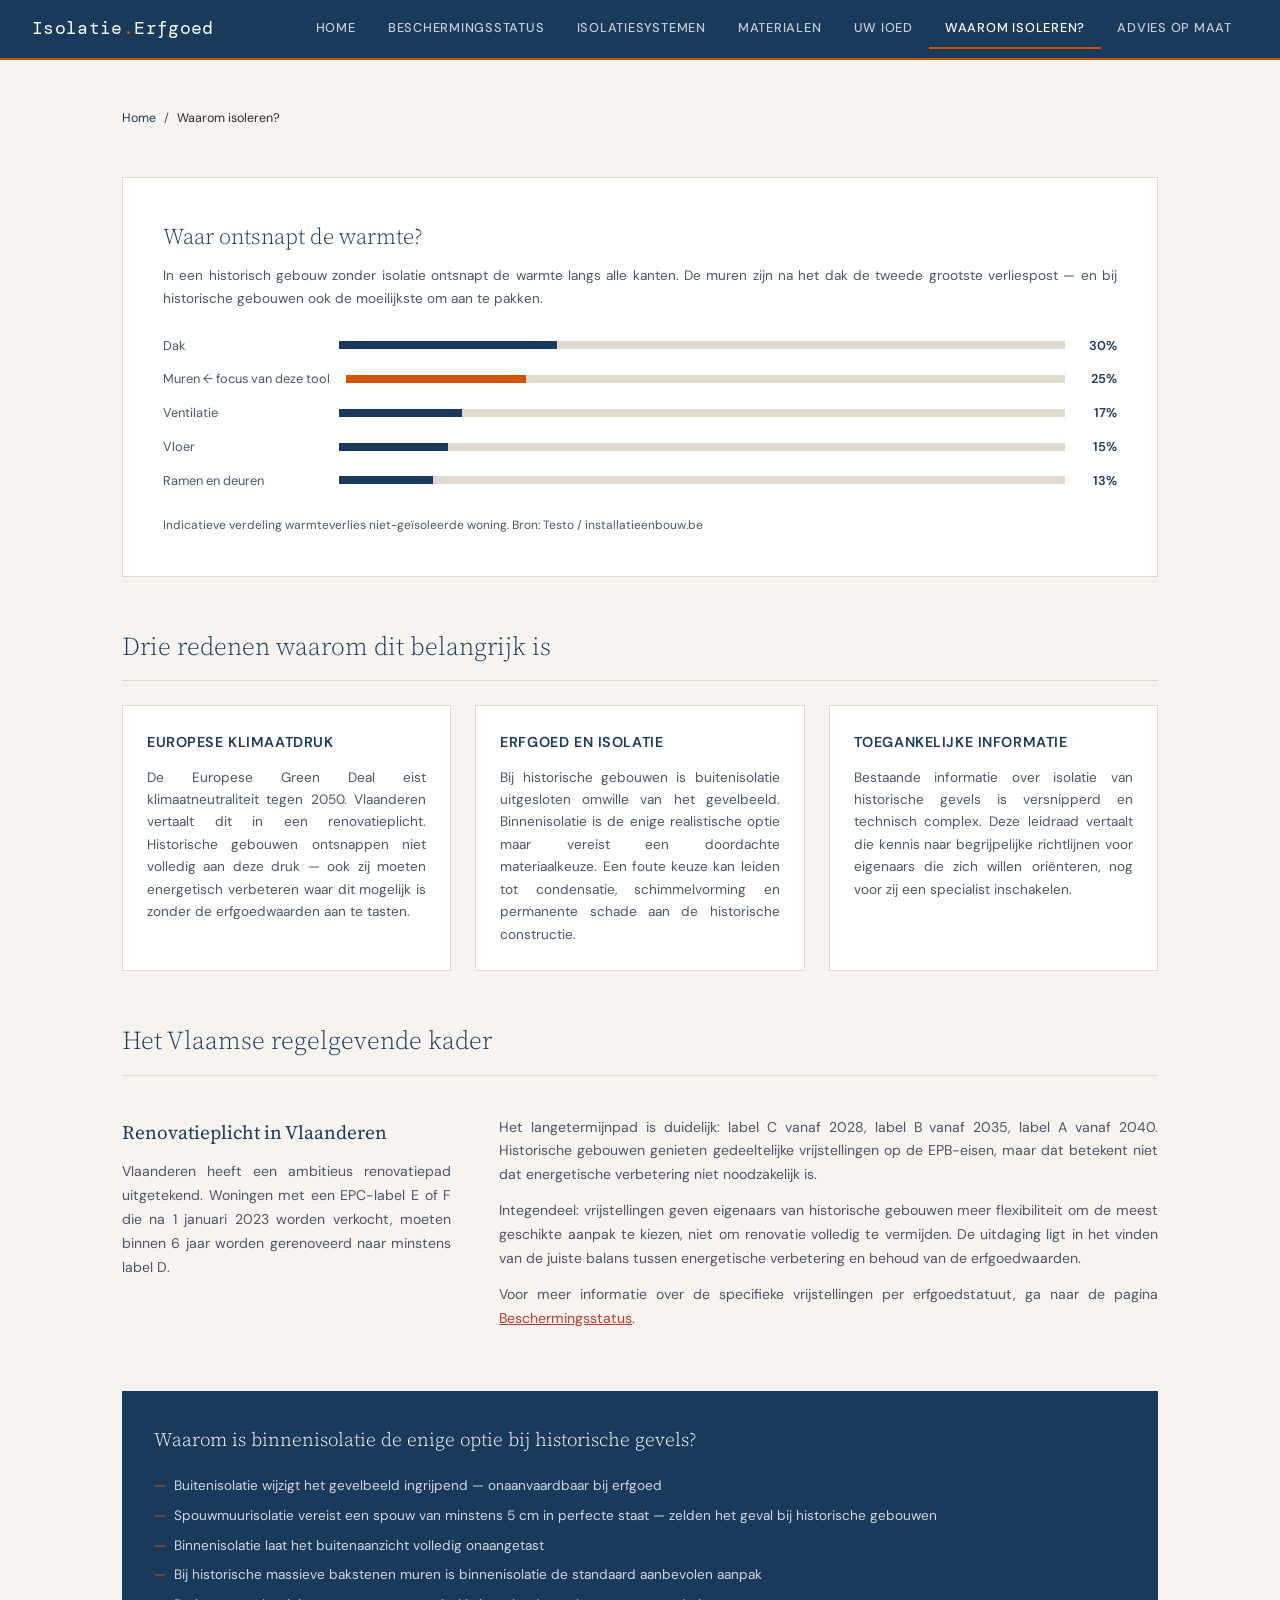
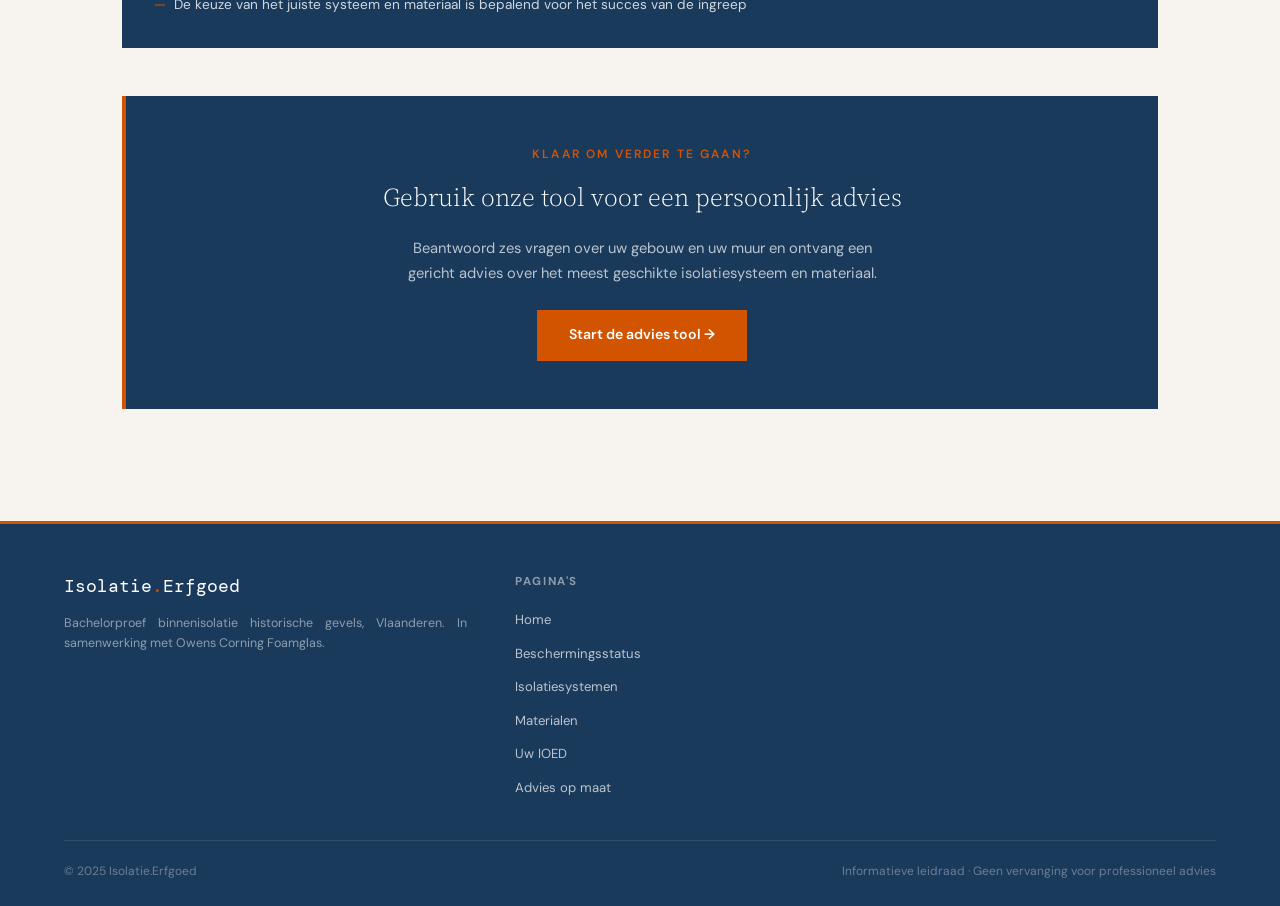
<file: waarom.html>
<!DOCTYPE html>
<html lang="nl">
<head>
  <meta charset="UTF-8">
  <meta name="viewport" content="width=device-width, initial-scale=1.0">
  <title>Waarom isoleren? — Isolatie.Erfgoed</title>
  <link rel="preconnect" href="https://fonts.googleapis.com">
  <link href="https://fonts.googleapis.com/css2?family=Source+Serif+4:ital,wght@0,200;0,300;0,400;0,600;1,300&family=DM+Sans:wght@300;400;500;600&family=DM+Mono:wght@400;500&display=swap" rel="stylesheet">
  <link rel="stylesheet" href="style.css">
</head>
<body>

<nav>
  <a class="nav-brand" href="index.html">Isolatie<span>.</span>Erfgoed</a>
  <ul class="nav-links">
    <li><a href="index.html">Home</a></li>
    <li><a href="beschermingsstatus.html">Beschermingsstatus</a></li>
    <li><a href="systemen.html">Isolatiesystemen</a></li>
    <li><a href="materialen.html">Materialen</a></li>
    <li><a href="ioed.html">Uw IOED</a></li>
    <li><a href="waarom.html" class="active">Waarom isoleren?</a></li>
    <li><a href="tool.html">Advies op maat</a></li>
  </ul>
</nav>

<div class="content-wrapper">
  <div class="breadcrumb">
    <a href="index.html">Home</a>
    <span>/</span>
    <span>Waarom isoleren?</span>
  </div>

  <!-- WARMTEVERLIES -->
  <div class="warmte-section">
    <h3>Waar ontsnapt de warmte?</h3>
    <p style="font-size:0.85rem;color:var(--slate);margin-bottom:1.5rem;margin-top:0.5rem;">In een historisch gebouw zonder isolatie ontsnapt de warmte langs alle kanten. De muren zijn na het dak de tweede grootste verliespost — en bij historische gebouwen ook de moeilijkste om aan te pakken.</p>
    <div class="warmte-bars">
      <div class="warmte-bar"><span class="bar-label">Dak</span><div class="bar-track"><div class="bar-fill" style="width:30%"></div></div><span class="bar-pct">30%</span></div>
      <div class="warmte-bar"><span class="bar-label">Muren ← focus van deze tool</span><div class="bar-track"><div class="bar-fill highlight" style="width:25%"></div></div><span class="bar-pct">25%</span></div>
      <div class="warmte-bar"><span class="bar-label">Ventilatie</span><div class="bar-track"><div class="bar-fill" style="width:17%"></div></div><span class="bar-pct">17%</span></div>
      <div class="warmte-bar"><span class="bar-label">Vloer</span><div class="bar-track"><div class="bar-fill" style="width:15%"></div></div><span class="bar-pct">15%</span></div>
      <div class="warmte-bar"><span class="bar-label">Ramen en deuren</span><div class="bar-track"><div class="bar-fill" style="width:13%"></div></div><span class="bar-pct">13%</span></div>
    </div>
    <p style="font-size:0.75rem;color:var(--slate);margin-top:1rem;">Indicatieve verdeling warmteverlies niet-geïsoleerde woning. Bron: Testo / installatieenbouw.be</p>
  </div>

  <!-- DRIE REDENEN -->
  <div class="techniques-section">
    <h2>Drie redenen waarom dit belangrijk is</h2>
    <div class="technique-grid">
      <div class="technique-item">
        <h4>Europese klimaatdruk</h4>
        <p>De Europese Green Deal eist klimaatneutraliteit tegen 2050. Vlaanderen vertaalt dit in een renovatieplicht. Historische gebouwen ontsnappen niet volledig aan deze druk — ook zij moeten energetisch verbeteren waar dit mogelijk is zonder de erfgoedwaarden aan te tasten.</p>
      </div>
      <div class="technique-item">
        <h4>Erfgoed en isolatie</h4>
        <p>Bij historische gebouwen is buitenisolatie uitgesloten omwille van het gevelbeeld. Binnenisolatie is de enige realistische optie maar vereist een doordachte materiaalkeuze. Een foute keuze kan leiden tot condensatie, schimmelvorming en permanente schade aan de historische constructie.</p>
      </div>
      <div class="technique-item">
        <h4>Toegankelijke informatie</h4>
        <p>Bestaande informatie over isolatie van historische gevels is versnipperd en technisch complex. Deze leidraad vertaalt die kennis naar begrijpelijke richtlijnen voor eigenaars die zich willen oriënteren, nog voor zij een specialist inschakelen.</p>
      </div>
    </div>
  </div>

  <!-- VLAAMS KADER -->
  <div class="techniques-section">
    <h2>Het Vlaamse regelgevende kader</h2>
    <div class="intro-cols">
      <div class="intro-sidebar">
        <h3>Renovatieplicht in Vlaanderen</h3>
        <p>Vlaanderen heeft een ambitieus renovatiepad uitgetekend. Woningen met een EPC-label E of F die na 1 januari 2023 worden verkocht, moeten binnen 6 jaar worden gerenoveerd naar minstens label D.</p>
      </div>
      <div class="intro-body">
        <p>Het langetermijnpad is duidelijk: label C vanaf 2028, label B vanaf 2035, label A vanaf 2040. Historische gebouwen genieten gedeeltelijke vrijstellingen op de EPB-eisen, maar dat betekent niet dat energetische verbetering niet noodzakelijk is.</p>
        <p>Integendeel: vrijstellingen geven eigenaars van historische gebouwen meer flexibiliteit om de meest geschikte aanpak te kiezen, niet om renovatie volledig te vermijden. De uitdaging ligt in het vinden van de juiste balans tussen energetische verbetering en behoud van de erfgoedwaarden.</p>
        <p>Voor meer informatie over de specifieke vrijstellingen per erfgoedstatuut, ga naar de pagina <a href="beschermingsstatus.html" style="color:var(--rust);">Beschermingsstatus</a>.</p>
      </div>
    </div>
  </div>

  <!-- WAAROM BINNENISOLATIE -->
  <div class="regulation-box">
    <h3>Waarom is binnenisolatie de enige optie bij historische gevels?</h3>
    <ul>
      <li>Buitenisolatie wijzigt het gevelbeeld ingrijpend — onaanvaardbaar bij erfgoed</li>
      <li>Spouwmuurisolatie vereist een spouw van minstens 5 cm in perfecte staat — zelden het geval bij historische gebouwen</li>
      <li>Binnenisolatie laat het buitenaanzicht volledig onaangetast</li>
      <li>Bij historische massieve bakstenen muren is binnenisolatie de standaard aanbevolen aanpak</li>
      <li>De keuze van het juiste systeem en materiaal is bepalend voor het succes van de ingreep</li>
    </ul>
  </div>

  <!-- CTA -->
  <div style="text-align:center;margin-top:3rem;padding:3rem;background:var(--blauw);border-left:4px solid var(--oranje);">
    <p style="font-size:0.75rem;letter-spacing:0.18em;text-transform:uppercase;color:var(--oranje);font-weight:600;margin-bottom:0.75rem;">Klaar om verder te gaan?</p>
    <h3 style="font-family:'Source Serif 4',serif;font-size:1.6rem;font-weight:300;color:#fff;margin-bottom:1rem;">Gebruik onze tool voor een persoonlijk advies</h3>
    <p style="font-size:0.92rem;color:rgba(255,255,255,0.7);margin-bottom:1.5rem;max-width:500px;margin-left:auto;margin-right:auto;line-height:1.7;">Beantwoord zes vragen over uw gebouw en uw muur en ontvang een gericht advies over het meest geschikte isolatiesysteem en materiaal.</p>
    <a href="tool.html" style="display:inline-flex;align-items:center;gap:0.5rem;padding:0.85rem 2rem;background:var(--oranje);color:#fff;text-decoration:none;font-size:0.88rem;font-weight:600;">Start de advies tool →</a>
  </div>
</div>

<footer>
  <div class="footer-inner">
    <div>
      <div class="footer-brand">Isolatie<span>.</span>Erfgoed</div>
      <p class="footer-desc">Bachelorproef binnenisolatie historische gevels, Vlaanderen. In samenwerking met Owens Corning Foamglas.</p>
    </div>
    <div class="footer-col">
      <h5>Pagina's</h5>
      <ul>
        <li><a href="index.html">Home</a></li>
        <li><a href="beschermingsstatus.html">Beschermingsstatus</a></li>
        <li><a href="systemen.html">Isolatiesystemen</a></li>
        <li><a href="materialen.html">Materialen</a></li>
        <li><a href="ioed.html">Uw IOED</a></li>
        <li><a href="tool.html">Advies op maat</a></li>
      </ul>
    </div>
  </div>
  <div class="footer-bottom">
    <p>© 2025 Isolatie.Erfgoed</p>
    <p>Informatieve leidraad · Geen vervanging voor professioneel advies</p>
  </div>
</footer>

<script src="script.js"></script>
</body>
</html>
</file>
<file: style.css>
/* =====================
   CSS VARIABELEN
   ===================== */
:root {
  --blauw: #1A3A5C;
  --blauw-mid: #2C5282;
  --rust: #C0392B;
  --oranje: #D35400;
  --clay: #8B6914;
  --slate: #4A5568;
  --licht: #F7F4EF;
  --wit: #FFFFFF;
  --border: #E2D9CE;
  --tekst: #2D2D2D;
}

/* =====================
   RESET & BASE
   ===================== */
*, *::before, *::after { box-sizing: border-box; margin: 0; padding: 0; }
html { scroll-behavior: smooth; }
body {
  font-family: 'DM Sans', sans-serif;
  background: var(--licht);
  color: var(--tekst);
  font-size: 15px;
  line-height: 1.7;
  text-align: justify;
}

/* =====================
   NAVIGATIE
   ===================== */
nav {
  position: sticky;
  top: 0;
  z-index: 100;
  background: var(--blauw);
  display: flex;
  align-items: center;
  justify-content: space-between;
  padding: 0 2rem;
  height: 60px;
  border-bottom: 2px solid var(--oranje);
  text-align: left;
}
.nav-brand {
  font-family: 'DM Mono', monospace;
  font-size: 1.1rem;
  color: #fff;
  text-decoration: none;
  letter-spacing: 0.02em;
}
.nav-brand span { color: var(--oranje); }
.nav-links {
  display: flex;
  gap: 0;
  list-style: none;
}
.nav-links a {
  color: rgba(255,255,255,0.75);
  text-decoration: none;
  font-size: 0.8rem;
  font-weight: 500;
  letter-spacing: 0.06em;
  text-transform: uppercase;
  padding: 0.5rem 1rem;
  transition: color 0.2s;
  display: block;
}
.nav-links a:hover,
.nav-links a.active { color: #fff; }
.nav-links a.active { border-bottom: 2px solid var(--oranje); }

/* =====================
   HERO
   ===================== */
.hero {
  background: var(--blauw);
  padding: 6rem 4rem 5rem;
  position: relative;
  overflow: hidden;
  text-align: left;
  /* Achtergrondafbeelding later toevoegen:
  background-image: url('img/jouwfoto.jpg');
  background-size: cover;
  background-position: center; */
}
.hero::before {
  content: 'ERF';
  position: absolute;
  top: -1rem;
  left: -1rem;
  font-family: 'Source Serif 4', serif;
  font-size: 14rem;
  font-weight: 200;
  color: rgba(255,255,255,0.04);
  line-height: 1;
  pointer-events: none;
}
.hero-eyebrow {
  font-size: 0.72rem;
  letter-spacing: 0.2em;
  text-transform: uppercase;
  color: var(--oranje);
  font-weight: 600;
  margin-bottom: 1.5rem;
}
.hero h1 {
  font-family: 'Source Serif 4', serif;
  font-size: clamp(2.5rem, 5vw, 4.5rem);
  font-weight: 200;
  color: #fff;
  line-height: 1.1;
  margin-bottom: 1.5rem;
}
.hero h1 span {
  color: var(--oranje);
  font-style: italic;
}
.hero-sub {
  font-size: 1rem;
  color: rgba(255,255,255,0.7);
  max-width: 560px;
  line-height: 1.7;
  margin-bottom: 2.5rem;
}
.hero-tool-cta {
  display: inline-flex;
  align-items: center;
  gap: 0.75rem;
  background: var(--oranje);
  color: #fff;
  padding: 1.1rem 2.5rem;
  font-size: 1rem;
  font-weight: 600;
  text-decoration: none;
  transition: background 0.2s;
  margin-bottom: 1rem;
}
.hero-tool-cta:hover { background: #B84700; }
.hero-more {
  display: block;
  font-size: 0.82rem;
  color: rgba(255,255,255,0.5);
  margin-top: 0.75rem;
  text-decoration: none;
  transition: color 0.2s;
}
.hero-more:hover { color: rgba(255,255,255,0.8); }

/* =====================
   PAGE HERO (subpagina's)
   ===================== */
.page-hero {
  background: var(--blauw);
  padding: 4rem 4rem 3rem;
  position: relative;
}
.page-hero::after {
  content: '';
  position: absolute;
  bottom: 0;
  left: 0;
  right: 0;
  height: 3px;
  background: var(--oranje);
}
.page-number {
  font-family: 'DM Mono', monospace;
  font-size: 4rem;
  font-weight: 500;
  color: rgba(255,255,255,0.06);
  line-height: 1;
  margin-bottom: 0.5rem;
}
.page-eyebrow {
  font-size: 0.72rem;
  letter-spacing: 0.2em;
  text-transform: uppercase;
  color: var(--oranje);
  font-weight: 600;
  margin-bottom: 1rem;
}
.page-title {
  font-family: 'Source Serif 4', serif;
  font-size: clamp(2rem, 4vw, 3.5rem);
  font-weight: 200;
  color: #fff;
  margin-bottom: 1rem;
}
.page-subtitle {
  font-size: 0.95rem;
  color: rgba(255,255,255,0.7);
  max-width: 680px;
  line-height: 1.7;
}

/* =====================
   STATISTIEKEN
   ===================== */
.stat-row {
  display: grid;
  grid-template-columns: repeat(4, 1fr);
  border-bottom: 1px solid var(--border);
}
.stat-row-3 { grid-template-columns: repeat(3, 1fr); }
.stat-cell {
  padding: 2rem;
  border-right: 1px solid var(--border);
  text-align: center;
}
.stat-cell:last-child { border-right: none; }
.big {
  font-family: 'Source Serif 4', serif;
  font-size: 2.5rem;
  font-weight: 200;
  color: var(--blauw);
  line-height: 1;
  margin-bottom: 0.5rem;
  text-align: center;
}
.label {
  font-size: 0.78rem;
  color: var(--slate);
  line-height: 1.4;
  letter-spacing: 0.02em;
  text-align: center;
}

/* =====================
   CONTENT WRAPPER
   ===================== */
.content-wrapper {
  max-width: 1100px;
  margin: 0 auto;
  padding: 3rem 2rem;
}

/* =====================
   BREADCRUMB
   ===================== */
.breadcrumb {
  font-size: 0.78rem;
  color: var(--slate);
  margin-bottom: 2.5rem;
  display: flex;
  gap: 0.5rem;
  align-items: center;
}
.breadcrumb a {
  color: var(--blauw);
  text-decoration: none;
  cursor: pointer;
}
.breadcrumb span:last-child { color: var(--tekst); }

/* =====================
   KAARTEN (homepage)
   ===================== */
.cards-grid {
  display: grid;
  grid-template-columns: repeat(2, 1fr);
  gap: 2px;
  margin: 3rem 0;
  background: var(--border);
  border: 1px solid var(--border);
}
.card {
  background: var(--wit);
  padding: 2.5rem;
  cursor: pointer;
  transition: background 0.2s;
  text-align: left;
}
.card:hover { background: #F0EAE2; }
.card-num {
  font-family: 'DM Mono', monospace;
  font-size: 3rem;
  font-weight: 500;
  color: var(--border);
  line-height: 1;
  margin-bottom: 1rem;
}
.card h3 {
  font-family: 'Source Serif 4', serif;
  font-size: 1.25rem;
  font-weight: 400;
  color: var(--blauw);
  margin-bottom: 0.75rem;
}
.card p {
  font-size: 0.85rem;
  color: var(--slate);
  line-height: 1.65;
}
.card-link {
  font-size: 0.78rem;
  font-weight: 600;
  letter-spacing: 0.08em;
  text-transform: uppercase;
  color: var(--oranje);
  margin-top: 1.25rem;
  display: inline-block;
}

/* =====================
   SECTIONS
   ===================== */
.techniques-section { margin: 3rem 0; }
.techniques-section h2 {
  font-family: 'Source Serif 4', serif;
  font-size: 1.6rem;
  font-weight: 300;
  color: var(--blauw);
  margin-bottom: 1.5rem;
  padding-bottom: 0.75rem;
  border-bottom: 1px solid var(--border);
}
.technique-grid {
  display: grid;
  grid-template-columns: repeat(3, 1fr);
  gap: 1.5rem;
}
.technique-grid-2 { grid-template-columns: repeat(2, 1fr); }
.technique-item {
  background: var(--wit);
  border: 1px solid var(--border);
  padding: 1.5rem;
}
.technique-item h4 {
  font-size: 0.9rem;
  font-weight: 600;
  color: var(--blauw);
  margin-bottom: 0.75rem;
  text-transform: uppercase;
  letter-spacing: 0.04em;
}
.technique-item p {
  font-size: 0.85rem;
  color: var(--slate);
  line-height: 1.65;
}
.technique-item p + p { margin-top: 0.5rem; }

/* =====================
   MATERIAAL KAARTEN (met foto)
   ===================== */
.mat-card {
  background: var(--wit);
  border: 1px solid var(--border);
  overflow: hidden;
}
.mat-card img {
  width: 100%;
  height: 200px;
  object-fit: cover;
  display: block;
}
.mat-card-body { padding: 1.5rem; }
.mat-card-body h4 {
  font-size: 0.9rem;
  font-weight: 600;
  color: var(--blauw);
  margin-bottom: 0.5rem;
  text-transform: uppercase;
  letter-spacing: 0.04em;
}
.mat-badge {
  font-size: 0.7rem;
  letter-spacing: 0.1em;
  text-transform: uppercase;
  font-weight: 600;
  padding: 0.25rem 0.6rem;
  display: inline-block;
  margin-bottom: 0.75rem;
}
.badge-aanbevolen { background: #2F855A; color: #fff; }
.badge-alternatief { background: var(--clay); color: #fff; }
.mat-specs {
  font-size: 0.8rem;
  color: var(--slate);
  line-height: 1.6;
  margin-top: 0.5rem;
}
.mat-specs strong { color: var(--tekst); }

/* =====================
   BANNERS
   ===================== */
.info-banner {
  background: #EBF4FF;
  border-left: 4px solid var(--blauw-mid);
  padding: 1.25rem 1.5rem;
  margin: 1.5rem 0;
  font-size: 0.86rem;
  color: var(--slate);
  line-height: 1.65;
}
.warning-banner {
  background: #FFE8E2;
  border-left: 4px solid var(--rust);
  padding: 1.25rem 1.5rem;
  margin: 1.5rem 0;
  font-size: 0.86rem;
  color: var(--slate);
  line-height: 1.65;
}
.info-banner a,
.warning-banner a { color: var(--rust); }

/* =====================
   REGULATION BOX
   ===================== */
.regulation-box {
  background: var(--blauw);
  padding: 2rem;
  margin: 2rem 0;
}
.regulation-box h3 {
  font-family: 'Source Serif 4', serif;
  font-size: 1.2rem;
  font-weight: 300;
  color: #fff;
  margin-bottom: 1.25rem;
}
.regulation-box ul { list-style: none; display: flex; flex-direction: column; gap: 0.6rem; }
.regulation-box li {
  font-size: 0.85rem;
  color: rgba(255,255,255,0.8);
  padding-left: 1.25rem;
  position: relative;
  line-height: 1.5;
}
.regulation-box li::before {
  content: '—';
  position: absolute;
  left: 0;
  color: var(--oranje);
}

/* =====================
   PROCESS STEPS
   ===================== */
.process-section { margin: 3rem 0; }
.process-section h2 {
  font-family: 'Source Serif 4', serif;
  font-size: 1.6rem;
  font-weight: 300;
  color: var(--blauw);
  margin-bottom: 1.5rem;
  padding-bottom: 0.75rem;
  border-bottom: 1px solid var(--border);
}
.steps-list { display: flex; flex-direction: column; gap: 1rem; }
.step-item {
  display: flex;
  gap: 1.5rem;
  align-items: flex-start;
  background: var(--wit);
  border: 1px solid var(--border);
  padding: 1.5rem;
}
.step-number {
  font-family: 'DM Mono', monospace;
  font-size: 1.5rem;
  font-weight: 500;
  color: var(--oranje);
  min-width: 40px;
  line-height: 1;
}
.step-content h4 {
  font-size: 0.88rem;
  font-weight: 600;
  color: var(--blauw);
  margin-bottom: 0.5rem;
  text-transform: uppercase;
  letter-spacing: 0.04em;
}
.step-content p {
  font-size: 0.85rem;
  color: var(--slate);
  line-height: 1.65;
}

/* =====================
   INTRO COLS
   ===================== */
.intro-cols {
  display: grid;
  grid-template-columns: 1fr 2fr;
  gap: 3rem;
  margin: 2.5rem 0;
}
.intro-sidebar h3 {
  font-family: 'Source Serif 4', serif;
  font-size: 1.2rem;
  font-weight: 400;
  color: var(--blauw);
  margin-bottom: 0.75rem;
}
.intro-sidebar p,
.intro-body p {
  font-size: 0.88rem;
  color: var(--slate);
  line-height: 1.7;
  margin-bottom: 0.75rem;
}

/* =====================
   TABEL
   ===================== */
.data-table-section { margin: 3rem 0; }
.data-table-section h2 {
  font-family: 'Source Serif 4', serif;
  font-size: 1.6rem;
  font-weight: 300;
  color: var(--blauw);
  margin-bottom: 1.5rem;
  padding-bottom: 0.75rem;
  border-bottom: 1px solid var(--border);
}
table { width: 100%; border-collapse: collapse; font-size: 0.82rem; }
thead { background: var(--blauw); }
thead th {
  color: #fff;
  padding: 0.75rem 1rem;
  text-align: left;
  font-weight: 500;
  font-size: 0.75rem;
  letter-spacing: 0.06em;
  text-transform: uppercase;
}
tbody tr { border-bottom: 1px solid var(--border); }
tbody tr:nth-child(even) { background: rgba(26,58,92,0.03); }
tbody td {
  padding: 0.85rem 1rem;
  color: var(--slate);
  vertical-align: top;
}

/* =====================
   WARMTEVERLIES
   ===================== */
.warmte-section {
  background: var(--wit);
  border: 1px solid var(--border);
  padding: 2.5rem;
  margin: 3rem 0;
}
.warmte-section h3 {
  font-family: 'Source Serif 4', serif;
  font-size: 1.4rem;
  font-weight: 300;
  color: var(--blauw);
  margin-bottom: 0.5rem;
}
.warmte-bars { margin: 1.5rem 0; display: flex; flex-direction: column; gap: 0.75rem; }
.warmte-bar { display: flex; align-items: center; gap: 1rem; }
.bar-label { font-size: 0.8rem; color: var(--slate); min-width: 160px; }
.bar-track { flex: 1; height: 8px; background: var(--border); overflow: hidden; }
.bar-fill { height: 100%; background: var(--blauw); }
.bar-fill.highlight { background: var(--oranje); }
.bar-pct { font-size: 0.8rem; font-weight: 600; color: var(--blauw); min-width: 36px; text-align: right; }

/* =====================
   TOOL
   ===================== */
.tool-wrapper { max-width: 700px; margin: 3rem auto; padding: 0 2rem; }
.tool-progress { display: flex; gap: 4px; margin-bottom: 2rem; }
.progress-dot { height: 3px; flex: 1; background: var(--border); transition: background 0.3s; }
.progress-dot.done { background: var(--oranje); }
.tool-step { display: none; }
.tool-step.active { display: block; animation: fadeIn 0.3s ease; }
@keyframes fadeIn {
  from { opacity: 0; transform: translateY(8px); }
  to { opacity: 1; transform: translateY(0); }
}
.step-label {
  font-size: 0.72rem;
  letter-spacing: 0.18em;
  text-transform: uppercase;
  color: var(--oranje);
  font-weight: 600;
  margin-bottom: 0.5rem;
}
.step-q {
  font-family: 'Source Serif 4', serif;
  font-size: 1.6rem;
  font-weight: 300;
  color: var(--blauw);
  margin-bottom: 0.5rem;
}
.step-hint {
  font-size: 0.82rem;
  color: var(--slate);
  margin-bottom: 1.75rem;
  line-height: 1.6;
}
.options { display: flex; flex-direction: column; gap: 0.75rem; margin-bottom: 2rem; }

/* Optie met foto */
.option-btn {
  background: var(--wit);
  border: 1.5px solid var(--border);
  cursor: pointer;
  text-align: left;
  transition: all 0.15s;
  font-family: 'DM Sans', sans-serif;
  display: flex;
  align-items: stretch;
  overflow: hidden;
}
.option-btn:hover { border-color: var(--blauw); background: #EBF4FF; }
.option-btn.selected { border-color: var(--blauw); background: #EBF4FF; }
.option-btn.blocked { border-color: var(--rust); background: #FFE8E2; cursor: default; }
.option-img {
  width: 90px;
  min-width: 90px;
  height: 80px;
  object-fit: cover;
  display: block;
}
.option-text { padding: 0.9rem 1.2rem; }
.opt-title {
  font-size: 0.9rem;
  font-weight: 600;
  color: var(--blauw);
  display: block;
  margin-bottom: 0.2rem;
}
.opt-desc {
  font-size: 0.8rem;
  color: var(--slate);
  display: block;
  line-height: 1.5;
}

/* Optie zonder foto */
.option-btn-simple {
  background: var(--wit);
  border: 1.5px solid var(--border);
  padding: 1.1rem 1.5rem;
  cursor: pointer;
  text-align: left;
  transition: all 0.15s;
  font-family: 'DM Sans', sans-serif;
}
.option-btn-simple:hover { border-color: var(--blauw); background: #EBF4FF; }
.option-btn-simple.selected { border-color: var(--blauw); background: #EBF4FF; }
.option-btn-simple.blocked { border-color: var(--rust); background: #FFE8E2; cursor: default; }

.tool-nav { display: flex; gap: 1rem; justify-content: space-between; align-items: center; }
.tool-back {
  background: none;
  border: 1px solid var(--border);
  padding: 0.7rem 1.5rem;
  cursor: pointer;
  font-size: 0.82rem;
  color: var(--slate);
  font-family: 'DM Sans', sans-serif;
}
.tool-next {
  background: var(--blauw);
  color: #fff;
  border: none;
  padding: 0.7rem 1.75rem;
  cursor: pointer;
  font-size: 0.82rem;
  font-weight: 600;
  font-family: 'DM Sans', sans-serif;
  transition: background 0.2s;
}
.tool-next:hover { background: var(--oranje); }
.tool-next:disabled { background: var(--border); color: var(--slate); cursor: not-allowed; }
.block-msg {
  background: #FFE8E2;
  border-left: 4px solid var(--rust);
  padding: 1.25rem 1.5rem;
  margin: 1rem 0;
  font-size: 0.86rem;
  color: var(--slate);
  line-height: 1.65;
  display: none;
}
.block-msg.visible { display: block; }

/* =====================
   ADVIES RESULTAAT
   ===================== */
.advice-box { background: var(--blauw); padding: 2.5rem; margin: 2rem 0; }
.advice-badge {
  display: inline-block;
  font-size: 0.7rem;
  letter-spacing: 0.12em;
  text-transform: uppercase;
  font-weight: 600;
  padding: 0.3rem 0.75rem;
  margin-bottom: 1rem;
}
.badge-groen { background: #2F855A; color: #fff; }
.badge-oranje { background: var(--oranje); color: #fff; }
.advice-title {
  font-family: 'Source Serif 4', serif;
  font-size: 1.8rem;
  font-weight: 200;
  color: #fff;
  margin-bottom: 0.75rem;
}
.advice-sub {
  font-size: 0.88rem;
  color: rgba(255,255,255,0.7);
  line-height: 1.7;
  margin-bottom: 1.5rem;
}
.advice-materials {
  display: grid;
  grid-template-columns: repeat(2, 1fr);
  gap: 1rem;
  margin: 1.5rem 0;
}
.advice-mat {
  background: rgba(255,255,255,0.08);
  overflow: hidden;
}
.advice-mat img {
  width: 100%;
  height: 140px;
  object-fit: cover;
  display: block;
}
.advice-mat-body { padding: 1rem; border-left: 3px solid var(--oranje); }
.advice-mat h4 {
  font-size: 0.85rem;
  font-weight: 600;
  color: #fff;
  margin-bottom: 0.4rem;
}
.advice-mat p {
  font-size: 0.78rem;
  color: rgba(255,255,255,0.65);
  line-height: 1.5;
}

/* =====================
   FOOTER
   ===================== */
footer {
  background: var(--blauw);
  padding: 3rem 4rem 1.5rem;
  margin-top: 4rem;
  border-top: 3px solid var(--oranje);
}
.footer-inner {
  display: grid;
  grid-template-columns: 2fr 1fr 1fr 1fr;
  gap: 3rem;
  margin-bottom: 2.5rem;
}
.footer-brand {
  font-family: 'DM Mono', monospace;
  font-size: 1.1rem;
  color: #fff;
  margin-bottom: 0.75rem;
}
.footer-brand span { color: var(--oranje); }
.footer-desc {
  font-size: 0.78rem;
  color: rgba(255,255,255,0.5);
  line-height: 1.6;
}
.footer-col h5 {
  font-size: 0.72rem;
  letter-spacing: 0.14em;
  text-transform: uppercase;
  color: rgba(255,255,255,0.5);
  margin-bottom: 1rem;
}
.footer-col ul { list-style: none; display: flex; flex-direction: column; gap: 0.5rem; }
.footer-col li a {
  font-size: 0.82rem;
  color: rgba(255,255,255,0.7);
  text-decoration: none;
  transition: color 0.2s;
  cursor: pointer;
}
.footer-col li a:hover { color: #fff; }
.footer-bottom {
  border-top: 1px solid rgba(255,255,255,0.1);
  padding-top: 1.25rem;
  display: flex;
  justify-content: space-between;
}
.footer-bottom p { font-size: 0.75rem; color: rgba(255,255,255,0.35); }

/* =====================
   BUTTONS
   ===================== */
.btn-primary {
  background: var(--oranje);
  color: #fff;
  padding: 0.85rem 2rem;
  font-size: 0.88rem;
  font-weight: 600;
  border: none;
  cursor: pointer;
  font-family: 'DM Sans', sans-serif;
  transition: background 0.2s;
  text-decoration: none;
  display: inline-block;
}
.btn-primary:hover { background: #B84700; }
.btn-secondary {
  background: transparent;
  color: var(--blauw);
  padding: 0.85rem 2rem;
  font-size: 0.88rem;
  font-weight: 500;
  border: 1px solid var(--border);
  cursor: pointer;
  font-family: 'DM Sans', sans-serif;
  transition: all 0.2s;
  text-decoration: none;
  display: inline-block;
}
.btn-secondary:hover { border-color: var(--blauw); }

/* =====================
   MODAL
   ===================== */
.modal-overlay {
  position: fixed;
  inset: 0;
  background: rgba(0,0,0,0.85);
  z-index: 200;
  display: flex;
  align-items: center;
  justify-content: center;
  padding: 2rem;
}
.modal-box {
  background: var(--wit);
  max-width: 540px;
  width: 100%;
  padding: 3rem;
  border-top: 4px solid var(--oranje);
}
.modal-icon { font-size: 2rem; margin-bottom: 1rem; }
.modal-box h2 {
  font-family: 'Source Serif 4', serif;
  font-size: 1.6rem;
  font-weight: 300;
  color: var(--blauw);
  margin-bottom: 1rem;
}
.modal-box p {
  font-size: 0.88rem;
  color: var(--slate);
  line-height: 1.7;
  margin-bottom: 1.5rem;
}
.modal-box button {
  background: var(--blauw);
  color: #fff;
  border: none;
  padding: 0.85rem 2rem;
  font-family: 'DM Sans', sans-serif;
  font-size: 0.88rem;
  font-weight: 600;
  cursor: pointer;
  width: 100%;
  transition: background 0.2s;
}
.modal-box button:hover { background: var(--oranje); }

/* =====================
   RESPONSIVE
   ===================== */
@media (max-width: 900px) {
  .technique-grid,
  .technique-grid-2 { grid-template-columns: 1fr; }
  .stat-row { grid-template-columns: repeat(2, 1fr); }
  .footer-inner { grid-template-columns: 1fr 1fr; }
  .cards-grid { grid-template-columns: 1fr; }
  .intro-cols { grid-template-columns: 1fr; }
  .nav-links { display: none; }
  .hero,
  .page-hero { padding: 3rem 2rem; }
  .advice-materials { grid-template-columns: 1fr; }
}

/* Logo afbeelding */
.nav-logo {
  height: 80px;
  width: auto;
  display: block;
}

.footer-logo {
  height: 56px;
  width: auto;
  display: block;
  filter: brightness(0) invert(1);
  margin-bottom: 0.75rem;
}
</file>
